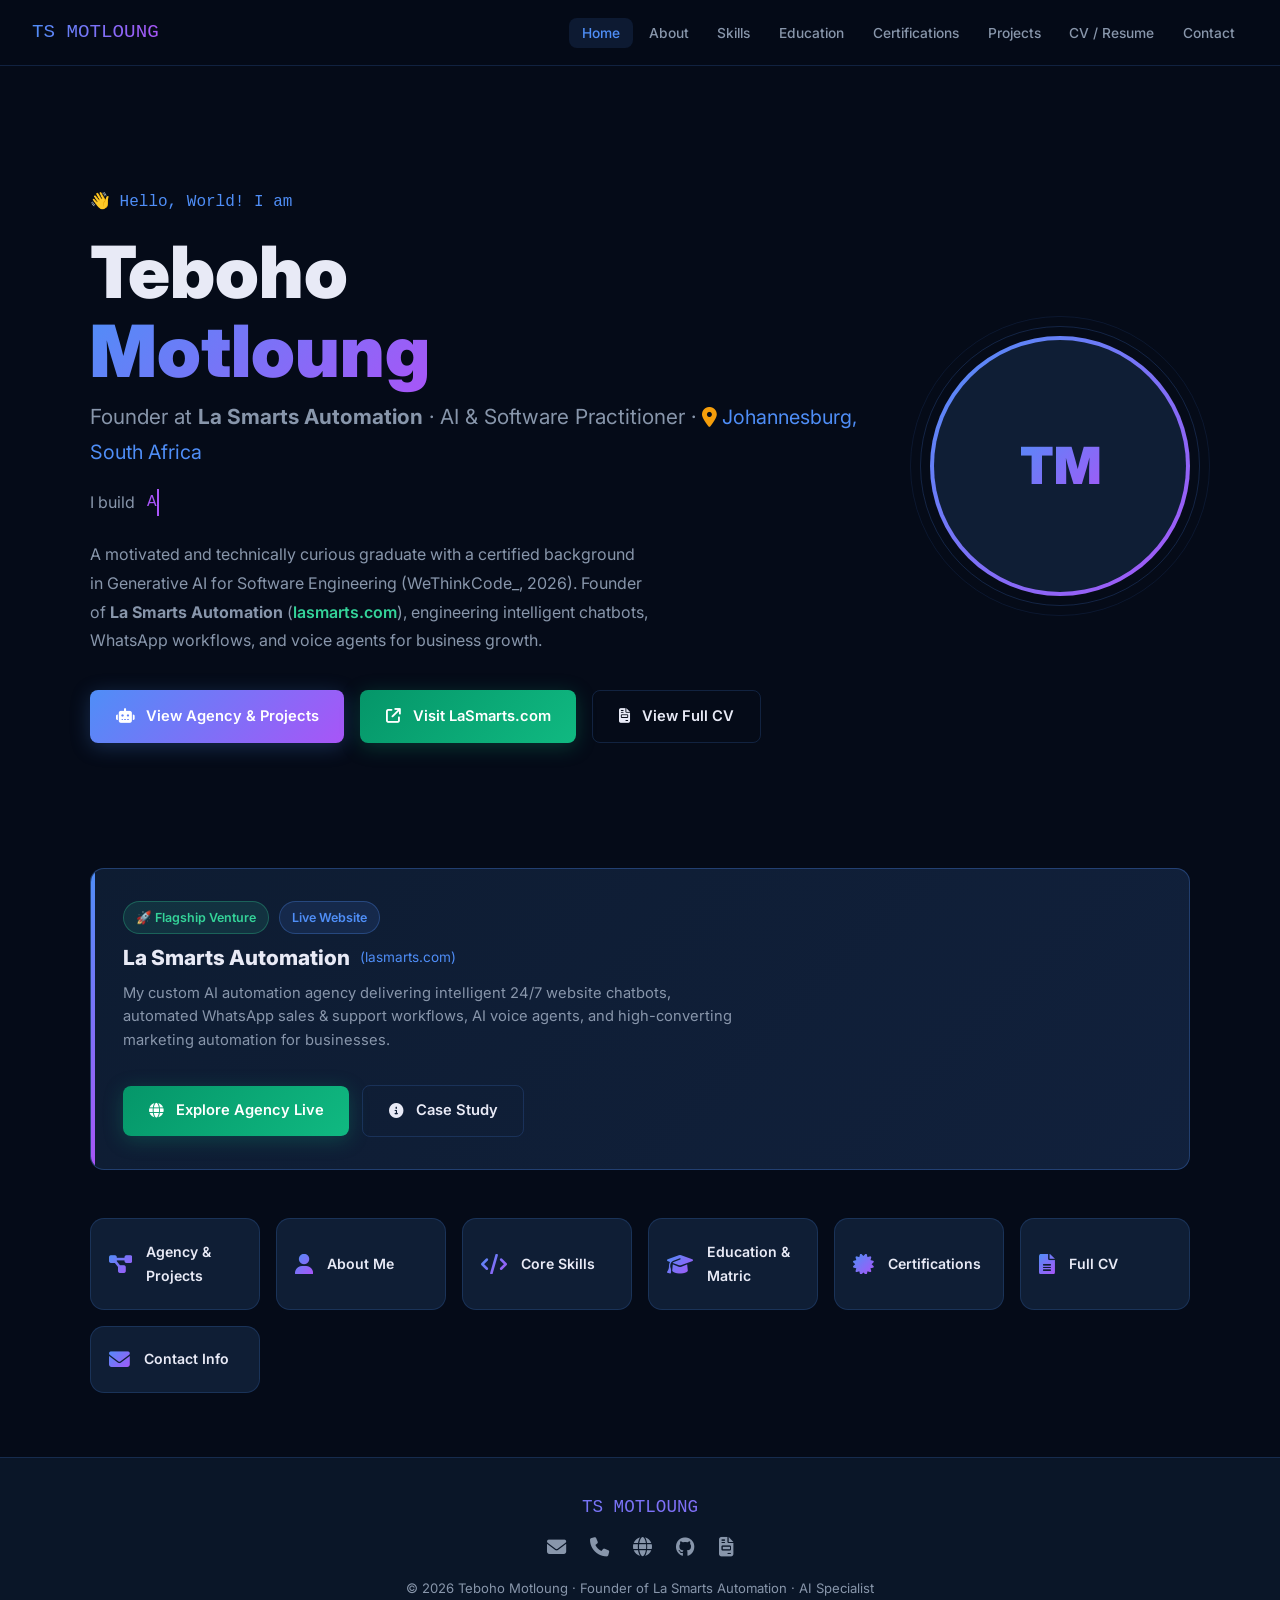
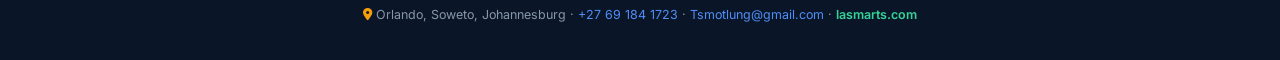
<file: index.html>
<!DOCTYPE html>
<html lang="en">
<head>
<meta charset="UTF-8"/>
<meta name="viewport" content="width=device-width,initial-scale=1.0"/>
<title>Home | Teboho Motloung</title>
<link href="https://fonts.googleapis.com/css2?family=Inter:wght@300;400;500;600;700;800;900&family=Fira+Code:wght@400;500&display=swap" rel="stylesheet"/>
<link rel="stylesheet" href="https://cdnjs.cloudflare.com/ajax/libs/font-awesome/6.5.0/css/all.min.css"/>
<link rel="stylesheet" href="style.css"/>
</head>
<body>
<div class="particles" id="P"></div>
<nav>
  <a href="index.html" class="logo">TS MOTLOUNG</a>
  <ul class="nav-links" id="NL">
    <li><a href="index.html"  class="active">Home</a></li>
    <li><a href="about.html">About</a></li>
    <li><a href="skills.html">Skills</a></li>
    <li><a href="education.html">Education</a></li>
    <li><a href="certifications.html">Certifications</a></li>
    <li><a href="projects.html">Projects</a></li>
    <li><a href="cv.html">CV / Resume</a></li>
    <li><a href="contact.html">Contact</a></li>
  </ul>
  <button class="hamburger" onclick="document.getElementById('NL').classList.toggle('open')" aria-label="Menu">
    <span></span><span></span><span></span>
  </button>
</nav>
<div class="page">
  <div class="container">
    <div class="hero-grid">
      <div>
        <p class="hgreet">&#128075; Hello, World! I am</p>
        <h1 class="hname">Teboho <br><span>Motloung</span></h1>
        <p class="htitle">Founder at <strong>La Smarts Automation</strong> &middot; AI &amp; Software Practitioner &middot; <span style="color:var(--a);font-size:.95em;"><i class="fa fa-location-dot" style="color:var(--amber)"></i> Johannesburg, South Africa</span></p>
        <div class="twrap"><span class="tpfx">I build&nbsp;</span><span class="tw" id="TW"></span></div>
        <p class="hbio">
          A motivated and technically curious graduate with a certified background in Generative AI for Software Engineering (WeThinkCode_, 2026). Founder of <strong>La Smarts Automation</strong> (<a href="https://lasmarts.com/" target="_blank" style="color:var(--emerald);font-weight:600;text-decoration:none">lasmarts.com</a>), engineering intelligent chatbots, WhatsApp workflows, and voice agents for business growth.
        </p>
        <div class="hcta">
          <a href="projects.html" class="btn btnp"><i class="fa fa-robot"></i>&nbsp;View Agency &amp; Projects</a>
          <a href="https://lasmarts.com/" target="_blank" class="btn btn-emerald"><i class="fa fa-arrow-up-right-from-square"></i>&nbsp;Visit LaSmarts.com</a>
          <a href="cv.html" class="btn btno"><i class="fa fa-file-invoice"></i>&nbsp;View Full CV</a>
        </div>
      </div>
      <div class="havwrap">
        <div class="aring"><div class="ainner"><span class="ainit">TM</span></div></div>
      </div>
    </div>

    <!-- Featured Agency Highlight -->
    <div class="featured-agency-card rv">
      <div class="featured-agency-info">
        <div style="display:flex;gap:.6rem;align-items:center;margin-bottom:.4rem">
          <span class="badge badge-green">&#128640; Flagship Venture</span>
          <span class="badge badge-blue">Live Website</span>
        </div>
        <h3>La Smarts Automation <span style="font-size:.85rem;color:var(--a);font-weight:400;">(lasmarts.com)</span></h3>
        <p>
          My custom AI automation agency delivering intelligent 24/7 website chatbots, automated WhatsApp sales &amp; support workflows, AI voice agents, and high-converting marketing automation for businesses.
        </p>
      </div>
      <div style="display:flex;gap:.8rem;align-items:center;flex-wrap:wrap">
        <a href="https://lasmarts.com/" target="_blank" class="btn btn-emerald"><i class="fa fa-globe"></i>&nbsp;Explore Agency Live</a>
        <a href="projects.html" class="btn btno"><i class="fa fa-info-circle"></i>&nbsp;Case Study</a>
      </div>
    </div>

    <!-- Quick navigation cards -->
    <div class="qlinks rv">
      <a href="projects.html" class="qcard"><i class="fa fa-diagram-project"></i><span>Agency &amp; Projects</span></a>
      <a href="about.html" class="qcard"><i class="fa fa-user"></i><span>About Me</span></a>
      <a href="skills.html" class="qcard"><i class="fa fa-code"></i><span>Core Skills</span></a>
      <a href="education.html" class="qcard"><i class="fa fa-graduation-cap"></i><span>Education &amp; Matric</span></a>
      <a href="certifications.html" class="qcard"><i class="fa fa-certificate"></i><span>Certifications</span></a>
      <a href="cv.html" class="qcard"><i class="fa fa-file-lines"></i><span>Full CV</span></a>
      <a href="contact.html" class="qcard"><i class="fa fa-envelope"></i><span>Contact Info</span></a>
    </div>
  </div>
</div>

<footer>
  <div class="flogo">TS MOTLOUNG</div>
  <div class="flinks">
    <a href="mailto:Tsmotlung@gmail.com" title="Email"><i class="fa fa-envelope"></i></a>
    <a href="tel:+27691841723" title="Call / Phone"><i class="fa fa-phone"></i></a>
    <a href="https://lasmarts.com/" target="_blank" title="La Smarts Automation Agency"><i class="fa fa-globe"></i></a>
    <a href="https://github.com/TSMotloung" target="_blank" title="GitHub"><i class="fab fa-github"></i></a>
    <a href="cv.html" title="View CV"><i class="fa fa-file-invoice"></i></a>
  </div>
  <p>&copy; 2026 Teboho Motloung &middot; Founder of La Smarts Automation &middot; AI Specialist</p>
  <p style="margin-top:.3rem;font-size:.78rem;color:var(--tm)">
    <i class="fa fa-location-dot" style="color:var(--amber);margin-right:.3rem"></i>Orlando, Soweto, Johannesburg &middot; 
    <a href="tel:+27691841723">+27 69 184 1723</a> &middot; 
    <a href="mailto:Tsmotlung@gmail.com">Tsmotlung@gmail.com</a> &middot;
    <a href="https://lasmarts.com/" target="_blank" style="color:var(--emerald);font-weight:600">lasmarts.com</a>
  </p>
</footer>
<button class="btt" id="BTT" onclick="window.scrollTo({top:0,behavior:'smooth'})"><i class="fa fa-arrow-up"></i></button>
<script>
var phrases=["AI Automation Agency Solutions.","Intelligent 24/7 Chatbots.","WhatsApp Sales Workflows.","Voice AI Booking Agents.","Generative AI Applications."];
var pi=0,ci=0,dl=false;var tw=document.getElementById("TW");
function type(){var p=phrases[pi];if(!dl){tw.textContent=p.substring(0,ci+1);ci++;if(ci===p.length){dl=true;setTimeout(type,2000);return;}}else{tw.textContent=p.substring(0,ci-1);ci--;if(ci===0){dl=false;pi=(pi+1)%phrases.length;}}setTimeout(type,dl?60:80);}
setTimeout(type,1100);
</script>
<script>
(function(){
  var c=document.getElementById("P");
  if(!c)return;
  var cols=["rgba(79,142,247,.6)","rgba(168,85,247,.5)","rgba(79,142,247,.3)","rgba(79,142,247,.2)"];
  for(var i=0;i<28;i++){
    var el=document.createElement("div");el.className="particle";
    var s=Math.random()*4+2;
    el.style.cssText="width:"+s+"px;height:"+s+"px;left:"+(Math.random()*100)+"%;background:"+cols[Math.floor(Math.random()*4)]+";animation-duration:"+(Math.random()*15+10)+"s;animation-delay:"+(Math.random()*12)+"s;";
    c.appendChild(el);
  }
})();
var rvs=document.querySelectorAll(".rv");
var obs=new IntersectionObserver(function(e){e.forEach(function(x){if(x.isIntersecting)x.target.classList.add("vis");});},{threshold:.1});
rvs.forEach(function(el){obs.observe(el);});
window.addEventListener("scroll",function(){
  var b=document.getElementById("BTT");
  if(b) b.classList.toggle("show",scrollY>300);
});
</script>
</body>
</html>
</file>
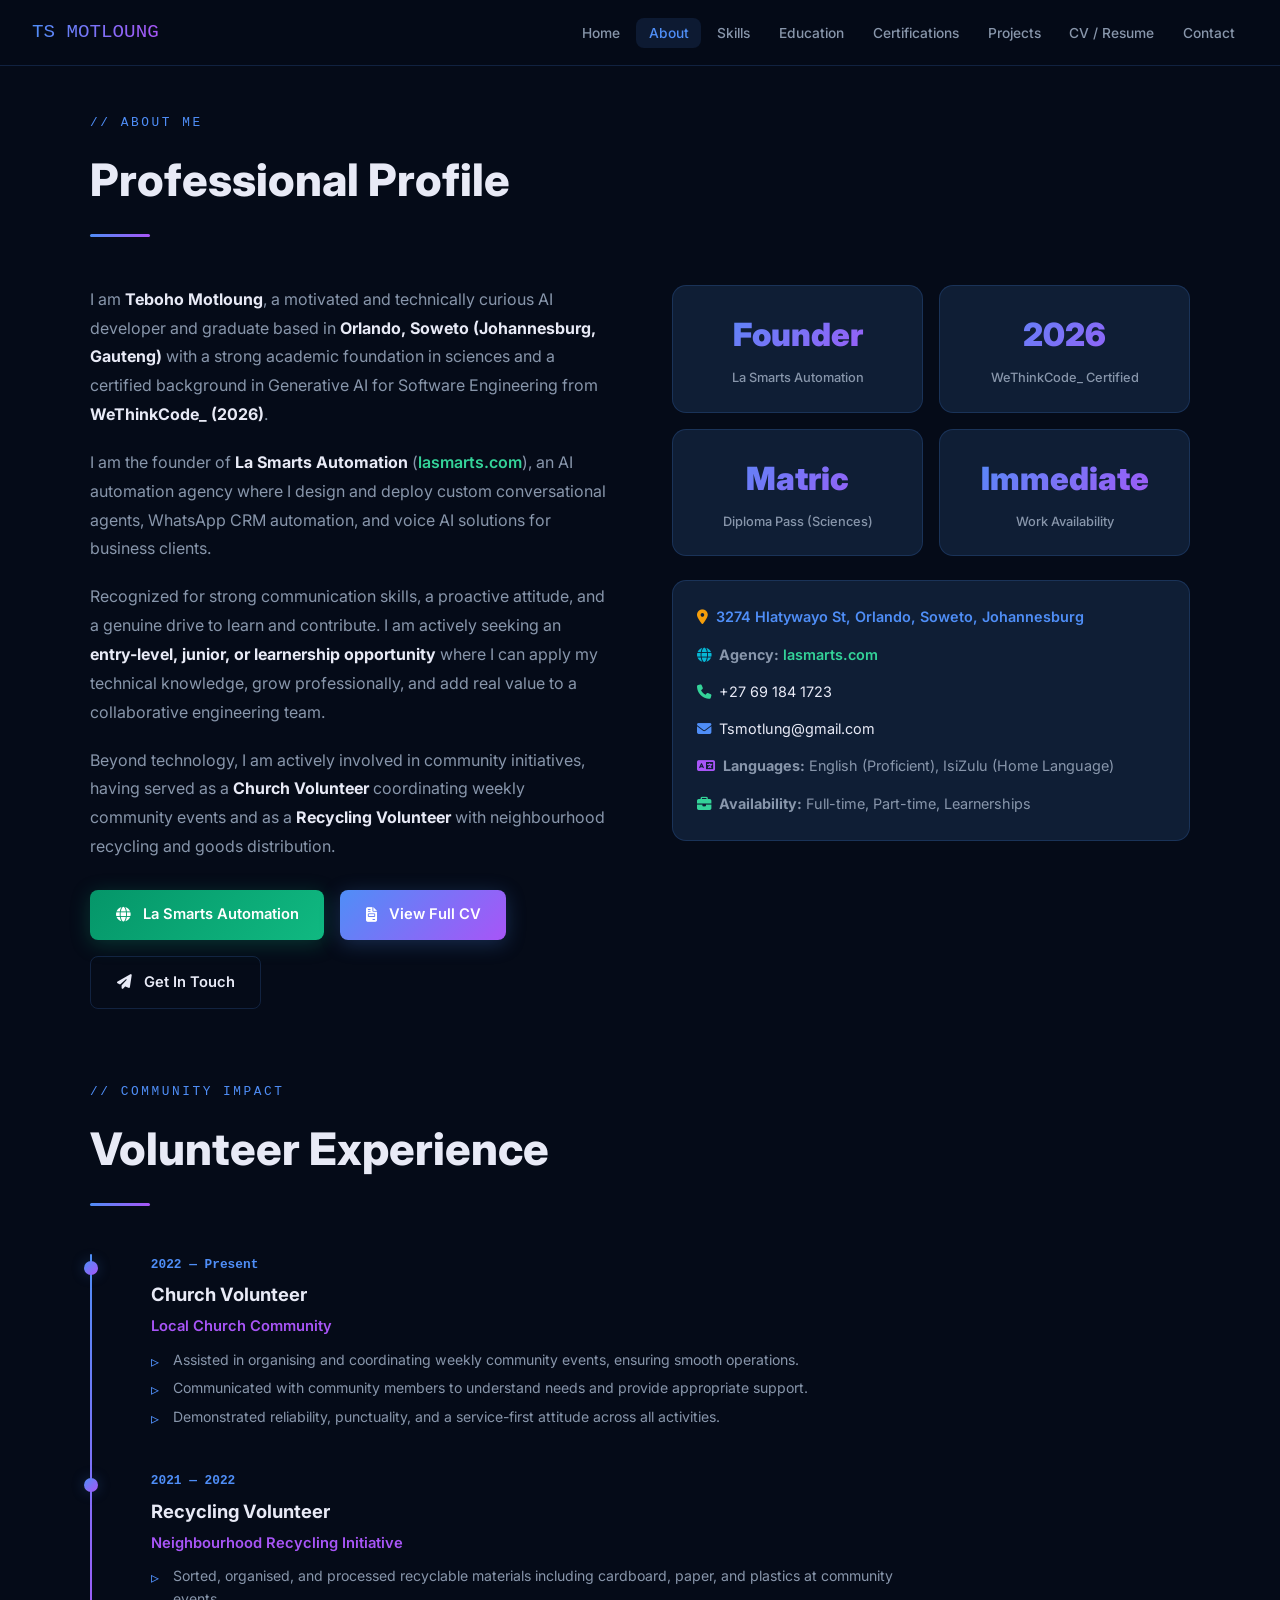
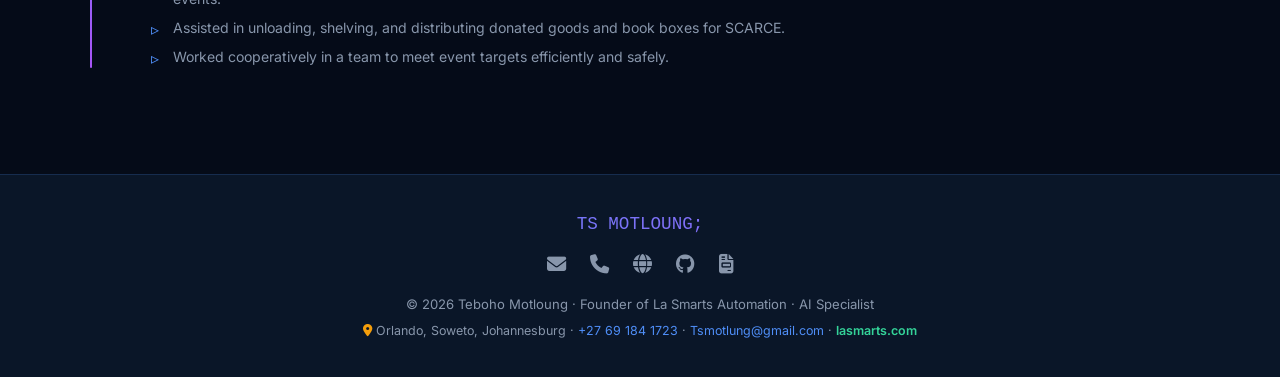
<file: about.html>
<!DOCTYPE html>
<html lang="en">
<head>
<meta charset="UTF-8"/>
<meta name="viewport" content="width=device-width,initial-scale=1.0"/>
<title>About Me | Teboho Motloung</title>
<link href="https://fonts.googleapis.com/css2?family=Inter:wght@300;400;500;600;700;800;900&family=Fira+Code:wght@400;500&display=swap" rel="stylesheet"/>
<link rel="stylesheet" href="https://cdnjs.cloudflare.com/ajax/libs/font-awesome/6.5.0/css/all.min.css"/>
<link rel="stylesheet" href="style.css"/>
</head>
<body>
<div class="particles" id="P"></div>
<nav>
  <a href="index.html" class="logo">TS MOTLOUNG</a>
  <ul class="nav-links" id="NL">
    <li><a href="index.html">Home</a></li>
    <li><a href="about.html"  class="active">About</a></li>
    <li><a href="skills.html">Skills</a></li>
    <li><a href="education.html">Education</a></li>
    <li><a href="certifications.html">Certifications</a></li>
    <li><a href="projects.html">Projects</a></li>
    <li><a href="cv.html">CV / Resume</a></li>
    <li><a href="contact.html">Contact</a></li>
  </ul>
  <button class="hamburger" onclick="document.getElementById('NL').classList.toggle('open')" aria-label="Menu">
    <span></span><span></span><span></span>
  </button>
</nav>
<div class="page">
  <div class="container">
    <p class="slabel rv">// about me</p>
    <h1 class="stitle rv">Professional Profile</h1>
    <div class="sdiv rv"></div>
    <div class="about-grid">
      <div class="atext rv">
        <p>I am <strong>Teboho Motloung</strong>, a motivated and technically curious AI developer and graduate based in <strong>Orlando, Soweto (Johannesburg, Gauteng)</strong> with a strong academic foundation in sciences and a certified background in Generative AI for Software Engineering from <strong>WeThinkCode_ (2026)</strong>.</p>
        <p>I am the founder of <strong>La Smarts Automation</strong> (<a href="https://lasmarts.com/" target="_blank" style="color:var(--emerald);font-weight:600;text-decoration:none">lasmarts.com</a>), an AI automation agency where I design and deploy custom conversational agents, WhatsApp CRM automation, and voice AI solutions for business clients.</p>
        <p>Recognized for strong communication skills, a proactive attitude, and a genuine drive to learn and contribute. I am actively seeking an <strong>entry-level, junior, or learnership opportunity</strong> where I can apply my technical knowledge, grow professionally, and add real value to a collaborative engineering team.</p>
        <p>Beyond technology, I am actively involved in community initiatives, having served as a <strong>Church Volunteer</strong> coordinating weekly community events and as a <strong>Recycling Volunteer</strong> with neighbourhood recycling and goods distribution.</p>
        
        <div style="display:flex;gap:1rem;flex-wrap:wrap;margin-top:1.8rem">
          <a href="https://lasmarts.com/" target="_blank" class="btn btn-emerald"><i class="fa fa-globe"></i>&nbsp;La Smarts Automation</a>
          <a href="cv.html" class="btn btnp"><i class="fa fa-file-invoice"></i>&nbsp;View Full CV</a>
          <a href="contact.html" class="btn btno"><i class="fa fa-paper-plane"></i>&nbsp;Get In Touch</a>
        </div>
      </div>
      <div class="rv">
        <div class="sgrid">
          <div class="scard"><div class="snum">Founder</div><div class="slbl">La Smarts Automation</div></div>
          <div class="scard"><div class="snum">2026</div><div class="slbl">WeThinkCode_ Certified</div></div>
          <div class="scard"><div class="snum">Matric</div><div class="slbl">Diploma Pass (Sciences)</div></div>
          <div class="scard"><div class="snum">Immediate</div><div class="slbl">Work Availability</div></div>
        </div>

        <div style="margin-top:1.5rem;background:var(--card);border:1px solid var(--b);border-radius:var(--r);padding:1.5rem">
          <p style="font-size:.9rem;color:var(--tm);margin-bottom:.8rem;font-weight:600;color:var(--a)"><i class="fa fa-location-dot" style="margin-right:.5rem;color:var(--amber)"></i>3274 Hlatywayo St, Orlando, Soweto, Johannesburg</p>
          <p style="font-size:.9rem;color:var(--tm);margin-bottom:.8rem"><i class="fa fa-globe" style="color:var(--cyan);margin-right:.5rem"></i><strong>Agency:</strong> <a href="https://lasmarts.com/" target="_blank" style="color:var(--emerald);text-decoration:none;font-weight:600">lasmarts.com</a></p>
          <p style="font-size:.9rem;color:var(--tm);margin-bottom:.8rem"><i class="fa fa-phone" style="color:var(--emerald);margin-right:.5rem"></i><a href="tel:+27691841723" style="color:var(--t);text-decoration:none">+27 69 184 1723</a></p>
          <p style="font-size:.9rem;color:var(--tm);margin-bottom:.8rem"><i class="fa fa-envelope" style="color:var(--a);margin-right:.5rem"></i><a href="mailto:Tsmotlung@gmail.com" style="color:var(--t);text-decoration:none">Tsmotlung@gmail.com</a></p>
          <p style="font-size:.9rem;color:var(--tm);margin-bottom:.8rem"><i class="fa fa-language" style="color:var(--a2);margin-right:.5rem"></i><strong>Languages:</strong> English (Proficient), IsiZulu (Home Language)</p>
          <p style="font-size:.9rem;color:var(--tm)"><i class="fa fa-briefcase" style="color:var(--emerald);margin-right:.5rem"></i><strong>Availability:</strong> Full-time, Part-time, Learnerships</p>
        </div>
      </div>
    </div>

    <!-- Volunteer Experience Section -->
    <div style="margin-top:4.5rem">
      <p class="slabel rv">// community impact</p>
      <h2 class="stitle rv">Volunteer Experience</h2>
      <div class="sdiv rv"></div>
      <div class="tline rv">
        <div class="titem">
          <div class="tyear">2022 &mdash; Present</div>
          <div class="ttitle">Church Volunteer</div>
          <div class="torg">Local Church Community</div>
          <ul class="tbullets">
            <li>Assisted in organising and coordinating weekly community events, ensuring smooth operations.</li>
            <li>Communicated with community members to understand needs and provide appropriate support.</li>
            <li>Demonstrated reliability, punctuality, and a service-first attitude across all activities.</li>
          </ul>
        </div>
        <div class="titem">
          <div class="tyear">2021 &mdash; 2022</div>
          <div class="ttitle">Recycling Volunteer</div>
          <div class="torg">Neighbourhood Recycling Initiative</div>
          <ul class="tbullets">
            <li>Sorted, organised, and processed recyclable materials including cardboard, paper, and plastics at community events.</li>
            <li>Assisted in unloading, shelving, and distributing donated goods and book boxes for SCARCE.</li>
            <li>Worked cooperatively in a team to meet event targets efficiently and safely.</li>
          </ul>
        </div>
      </div>
    </div>
  </div>
</div>

<footer>
  <div class="flogo">TS MOTLOUNG;</div>
  <div class="flinks">
    <a href="mailto:Tsmotlung@gmail.com" title="Email"><i class="fa fa-envelope"></i></a>
    <a href="tel:+27691841723" title="Call / Phone"><i class="fa fa-phone"></i></a>
    <a href="https://lasmarts.com/" target="_blank" title="La Smarts Automation Agency"><i class="fa fa-globe"></i></a>
    <a href="https://github.com/TSMotloung" target="_blank" title="GitHub"><i class="fab fa-github"></i></a>
    <a href="cv.html" title="View CV"><i class="fa fa-file-invoice"></i></a>
  </div>
  <p>&copy; 2026 Teboho Motloung &middot; Founder of La Smarts Automation &middot; AI Specialist</p>
  <p style="margin-top:.3rem;font-size:.78rem;color:var(--tm)">
    <i class="fa fa-location-dot" style="color:var(--amber);margin-right:.3rem"></i>Orlando, Soweto, Johannesburg &middot; 
    <a href="tel:+27691841723">+27 69 184 1723</a> &middot; 
    <a href="mailto:Tsmotlung@gmail.com">Tsmotlung@gmail.com</a> &middot;
    <a href="https://lasmarts.com/" target="_blank" style="color:var(--emerald);font-weight:600">lasmarts.com</a>
  </p>
</footer>
<button class="btt" id="BTT" onclick="window.scrollTo({top:0,behavior:'smooth'})"><i class="fa fa-arrow-up"></i></button>
<script>
(function(){
  var c=document.getElementById("P");
  if(!c)return;
  var cols=["rgba(79,142,247,.6)","rgba(168,85,247,.5)","rgba(79,142,247,.3)","rgba(79,142,247,.2)"];
  for(var i=0;i<28;i++){
    var el=document.createElement("div");el.className="particle";
    var s=Math.random()*4+2;
    el.style.cssText="width:"+s+"px;height:"+s+"px;left:"+(Math.random()*100)+"%;background:"+cols[Math.floor(Math.random()*4)]+";animation-duration:"+(Math.random()*15+10)+"s;animation-delay:"+(Math.random()*12)+"s;";
    c.appendChild(el);
  }
})();
var rvs=document.querySelectorAll(".rv");
var obs=new IntersectionObserver(function(e){e.forEach(function(x){if(x.isIntersecting)x.target.classList.add("vis");});},{threshold:.1});
rvs.forEach(function(el){obs.observe(el);});
window.addEventListener("scroll",function(){
  var b=document.getElementById("BTT");
  if(b) b.classList.toggle("show",scrollY>300);
});
</script>
</body>
</html>
</file>
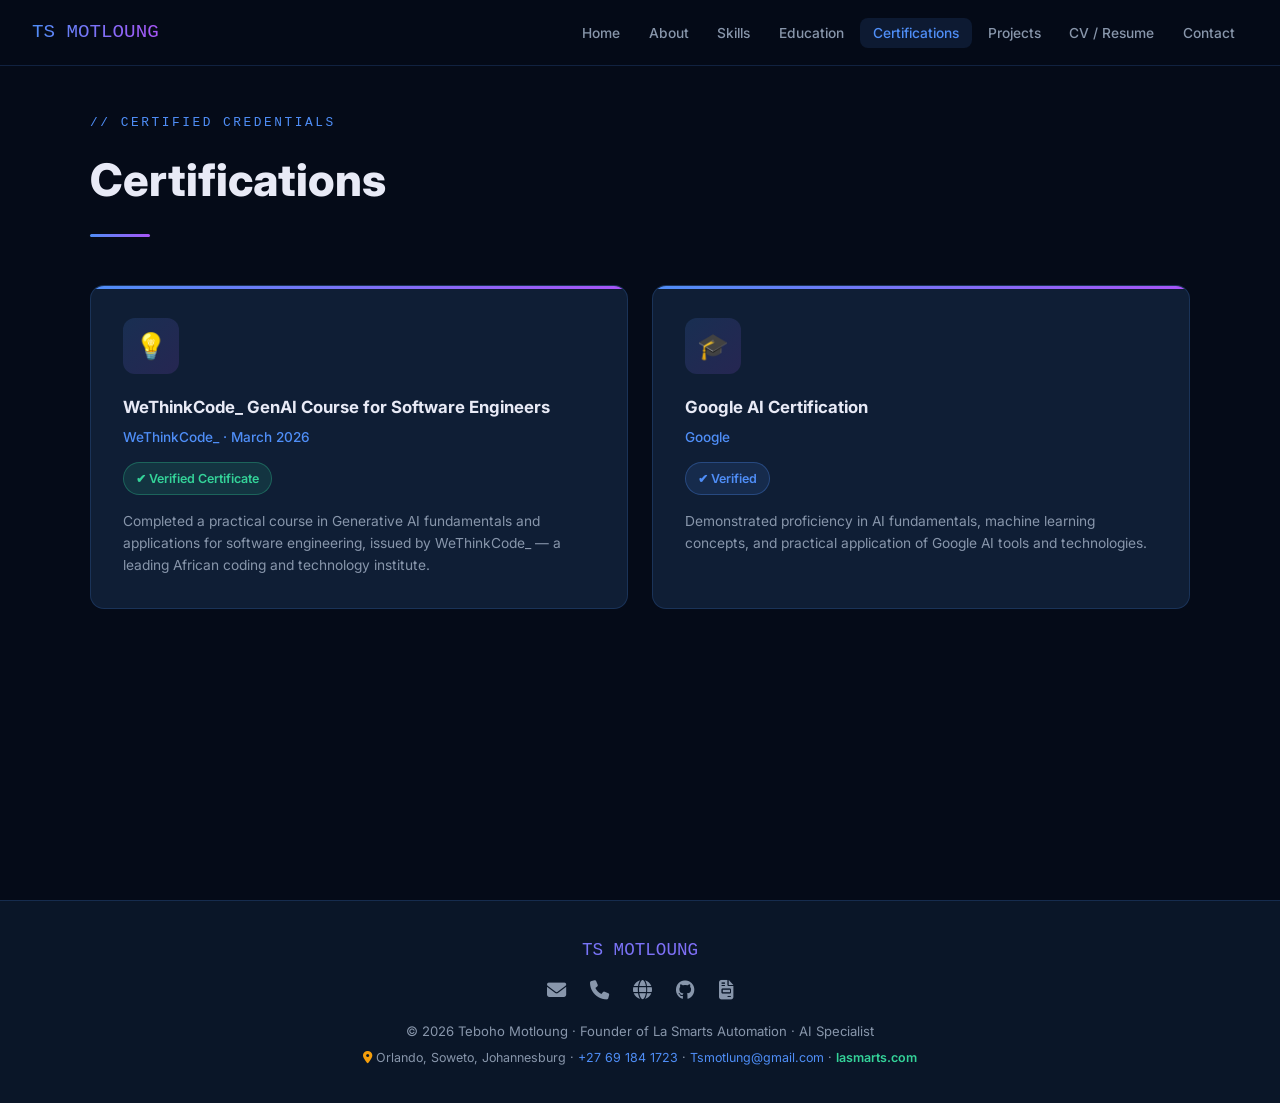
<file: certifications.html>
<!DOCTYPE html>
<html lang="en">
<head>
<meta charset="UTF-8"/>
<meta name="viewport" content="width=device-width,initial-scale=1.0"/>
<title>Certifications | Teboho Motloung</title>
<link href="https://fonts.googleapis.com/css2?family=Inter:wght@300;400;500;600;700;800;900&family=Fira+Code:wght@400;500&display=swap" rel="stylesheet"/>
<link rel="stylesheet" href="https://cdnjs.cloudflare.com/ajax/libs/font-awesome/6.5.0/css/all.min.css"/>
<link rel="stylesheet" href="style.css"/>
</head>
<body>
<div class="particles" id="P"></div>
<nav>
  <a href="index.html" class="logo">TS MOTLOUNG</a>
  <ul class="nav-links" id="NL">
    <li><a href="index.html">Home</a></li>
    <li><a href="about.html">About</a></li>
    <li><a href="skills.html">Skills</a></li>
    <li><a href="education.html">Education</a></li>
    <li><a href="certifications.html"  class="active">Certifications</a></li>
    <li><a href="projects.html">Projects</a></li>
    <li><a href="cv.html">CV / Resume</a></li>
    <li><a href="contact.html">Contact</a></li>
  </ul>
  <button class="hamburger" onclick="document.getElementById('NL').classList.toggle('open')" aria-label="Menu">
    <span></span><span></span><span></span>
  </button>
</nav>
<div class="page">
  <div class="container">
    <p class="slabel rv">// certified credentials</p>
    <h1 class="stitle rv">Certifications</h1>
    <div class="sdiv rv"></div>
    <div class="cgrid">
      <div class="ccard rv">
        <div class="cicon">&#128161;</div>
        <div class="ctitle">WeThinkCode_ GenAI Course for Software Engineers</div>
        <div class="ciss">WeThinkCode_ &middot; March 2026</div>
        <span class="badge badge-green" style="margin-top:.8rem">&#10004; Verified Certificate</span>
        <p class="cdesc">Completed a practical course in Generative AI fundamentals and applications for software engineering, issued by WeThinkCode_ &mdash; a leading African coding and technology institute.</p>
      </div>

      <div class="ccard rv">
        <div class="cicon">&#127891;</div>
        <div class="ctitle">Google AI Certification</div>
        <div class="ciss">Google</div>
        <span class="badge badge-blue" style="margin-top:.8rem">&#10004; Verified</span>
        <p class="cdesc">Demonstrated proficiency in AI fundamentals, machine learning concepts, and practical application of Google AI tools and technologies.</p>
      </div>
    </div>
  </div>
</div>

<footer>
  <div class="flogo">TS MOTLOUNG</div>
  <div class="flinks">
    <a href="mailto:Tsmotlung@gmail.com" title="Email"><i class="fa fa-envelope"></i></a>
    <a href="tel:+27691841723" title="Call / Phone"><i class="fa fa-phone"></i></a>
    <a href="https://lasmarts.com/" target="_blank" title="La Smarts Automation Agency"><i class="fa fa-globe"></i></a>
    <a href="https://github.com/TSMotloung" target="_blank" title="GitHub"><i class="fab fa-github"></i></a>
    <a href="cv.html" title="View CV"><i class="fa fa-file-invoice"></i></a>
  </div>
  <p>&copy; 2026 Teboho Motloung &middot; Founder of La Smarts Automation &middot; AI Specialist</p>
  <p style="margin-top:.3rem;font-size:.78rem;color:var(--tm)">
    <i class="fa fa-location-dot" style="color:var(--amber);margin-right:.3rem"></i>Orlando, Soweto, Johannesburg &middot; 
    <a href="tel:+27691841723">+27 69 184 1723</a> &middot; 
    <a href="mailto:Tsmotlung@gmail.com">Tsmotlung@gmail.com</a> &middot;
    <a href="https://lasmarts.com/" target="_blank" style="color:var(--emerald);font-weight:600">lasmarts.com</a>
  </p>
</footer>
<button class="btt" id="BTT" onclick="window.scrollTo({top:0,behavior:'smooth'})"><i class="fa fa-arrow-up"></i></button>
<script>
(function(){
  var c=document.getElementById("P");
  if(!c)return;
  var cols=["rgba(79,142,247,.6)","rgba(168,85,247,.5)","rgba(79,142,247,.3)","rgba(79,142,247,.2)"];
  for(var i=0;i<28;i++){
    var el=document.createElement("div");el.className="particle";
    var s=Math.random()*4+2;
    el.style.cssText="width:"+s+"px;height:"+s+"px;left:"+(Math.random()*100)+"%;background:"+cols[Math.floor(Math.random()*4)]+";animation-duration:"+(Math.random()*15+10)+"s;animation-delay:"+(Math.random()*12)+"s;";
    c.appendChild(el);
  }
})();
var rvs=document.querySelectorAll(".rv");
var obs=new IntersectionObserver(function(e){e.forEach(function(x){if(x.isIntersecting)x.target.classList.add("vis");});},{threshold:.1});
rvs.forEach(function(el){obs.observe(el);});
window.addEventListener("scroll",function(){
  var b=document.getElementById("BTT");
  if(b) b.classList.toggle("show",scrollY>300);
});
</script>
</body>
</html>
</file>
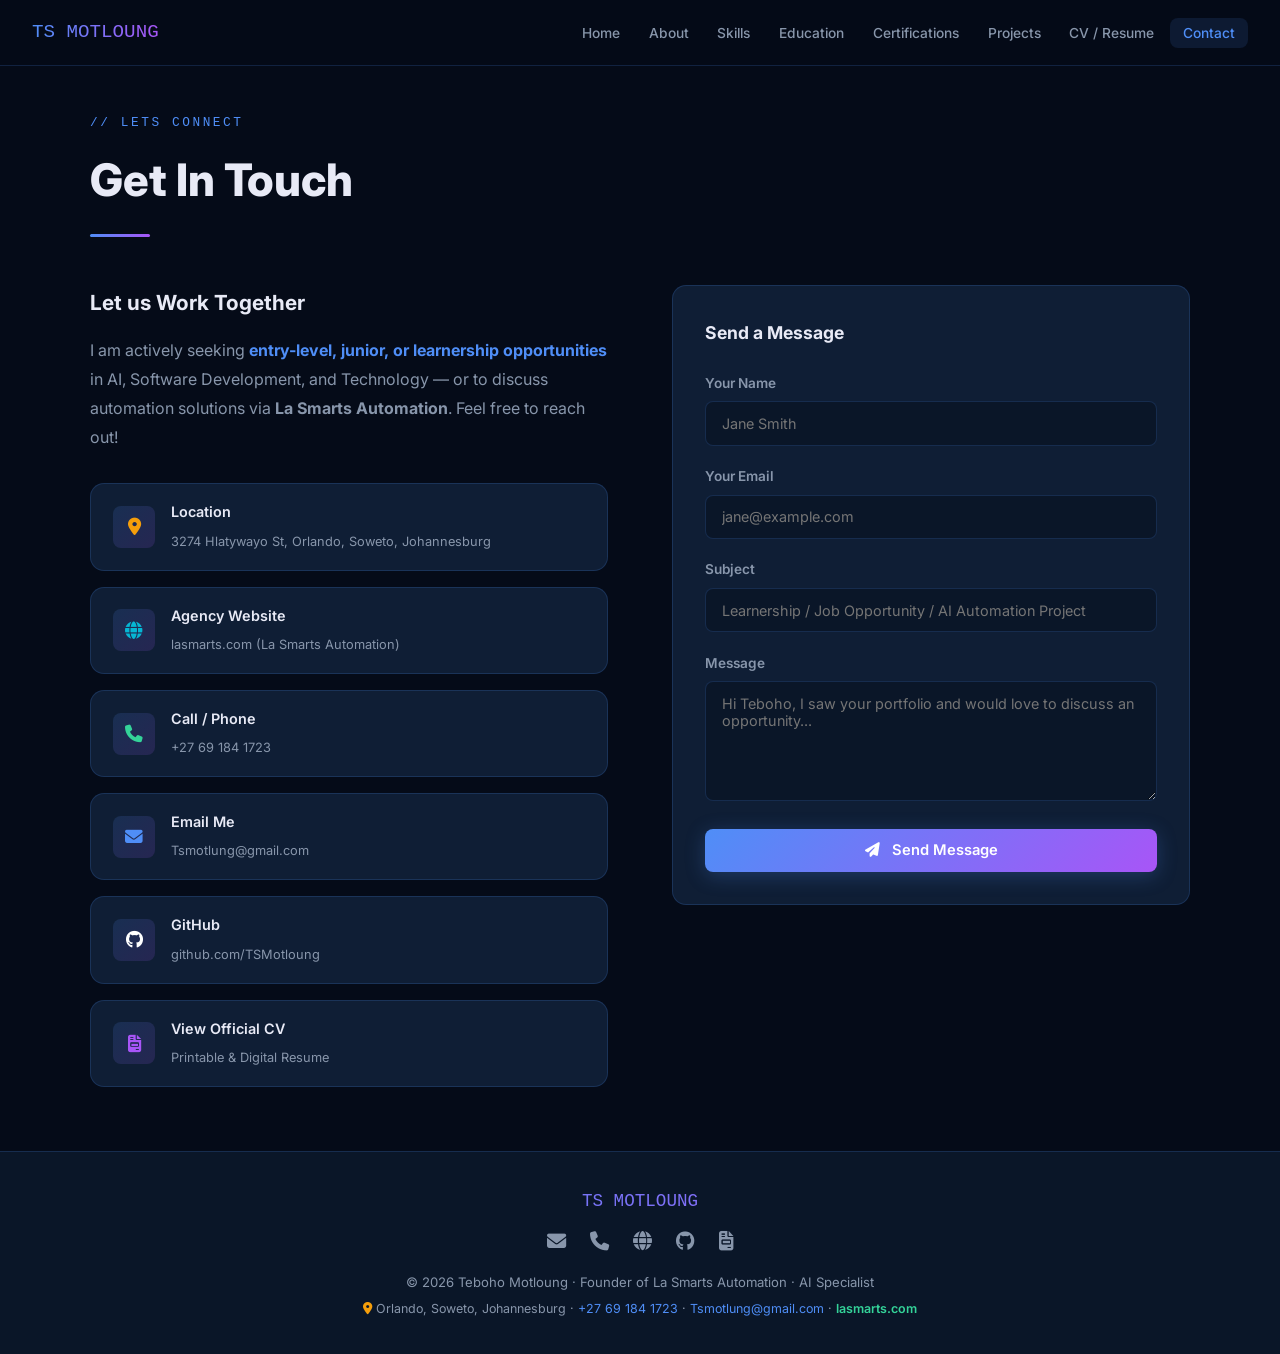
<file: contact.html>
<!DOCTYPE html>
<html lang="en">
<head>
<meta charset="UTF-8"/>
<meta name="viewport" content="width=device-width,initial-scale=1.0"/>
<title>Contact | Teboho Motloung</title>
<link href="https://fonts.googleapis.com/css2?family=Inter:wght@300;400;500;600;700;800;900&family=Fira+Code:wght@400;500&display=swap" rel="stylesheet"/>
<link rel="stylesheet" href="https://cdnjs.cloudflare.com/ajax/libs/font-awesome/6.5.0/css/all.min.css"/>
<link rel="stylesheet" href="style.css"/>
</head>
<body>
<div class="particles" id="P"></div>
<nav>
  <a href="index.html" class="logo">TS MOTLOUNG </a>
  <ul class="nav-links" id="NL">
    <li><a href="index.html">Home</a></li>
    <li><a href="about.html">About</a></li>
    <li><a href="skills.html">Skills</a></li>
    <li><a href="education.html">Education</a></li>
    <li><a href="certifications.html">Certifications</a></li>
    <li><a href="projects.html">Projects</a></li>
    <li><a href="cv.html">CV / Resume</a></li>
    <li><a href="contact.html"  class="active">Contact</a></li>
  </ul>
  <button class="hamburger" onclick="document.getElementById('NL').classList.toggle('open')" aria-label="Menu">
    <span></span><span></span><span></span>
  </button>
</nav>
<div class="page">
  <div class="container">
    <p class="slabel rv">// lets connect</p>
    <h1 class="stitle rv">Get In Touch</h1>
    <div class="sdiv rv"></div>
    <div class="ctgrid">
      <div class="cti rv">
        <h3>Let us Work Together</h3>
        <p>I am actively seeking <strong style="color:var(--a)">entry-level, junior, or learnership opportunities</strong> in AI, Software Development, and Technology &mdash; or to discuss automation solutions via <strong>La Smarts Automation</strong>. Feel free to reach out!</p>
        <div class="clinks">
          <div class="clink">
            <div class="cico ico-l"><i class="fa fa-location-dot"></i></div>
            <div class="ctxt"><strong>Location</strong><span>3274 Hlatywayo St, Orlando, Soweto, Johannesburg</span></div>
          </div>
          <a href="https://lasmarts.com/" target="_blank" class="clink">
            <div class="cico ico-w"><i class="fa fa-globe"></i></div>
            <div class="ctxt"><strong>Agency Website</strong><span>lasmarts.com (La Smarts Automation)</span></div>
          </a>
          <a href="tel:+27691841723" class="clink">
            <div class="cico ico-p"><i class="fa fa-phone"></i></div>
            <div class="ctxt"><strong>Call / Phone</strong><span>+27 69 184 1723</span></div>
          </a>
          <a href="mailto:Tsmotlung@gmail.com" class="clink">
            <div class="cico ico-e"><i class="fa fa-envelope"></i></div>
            <div class="ctxt"><strong>Email Me</strong><span>Tsmotlung@gmail.com</span></div>
          </a>
          <a href="https://github.com/TSMotloung" target="_blank" class="clink">
            <div class="cico ico-g"><i class="fab fa-github"></i></div>
            <div class="ctxt"><strong>GitHub</strong><span>github.com/TSMotloung</span></div>
          </a>
          <a href="cv.html" class="clink">
            <div class="cico ico-c"><i class="fa fa-file-invoice"></i></div>
            <div class="ctxt"><strong>View Official CV</strong><span>Printable &amp; Digital Resume</span></div>
          </a>
        </div>
      </div>
      <div class="cform rv">
        <h3>Send a Message</h3>
        <form id="CF" onsubmit="sendMsg(event)">
          <div class="fg"><label>Your Name</label><input type="text" id="cN" placeholder="Jane Smith" required/></div>
          <div class="fg"><label>Your Email</label><input type="email" id="cE" placeholder="jane@example.com" required/></div>
          <div class="fg"><label>Subject</label><input type="text" id="cS" placeholder="Learnership / Job Opportunity / AI Automation Project" required/></div>
          <div class="fg"><label>Message</label><textarea id="cM" placeholder="Hi Teboho, I saw your portfolio and would love to discuss an opportunity..." required></textarea></div>
          <button type="submit" class="btn btnp" style="width:100%;justify-content:center"><i class="fa fa-paper-plane"></i>&nbsp;Send Message</button>
          <div class="fsuc" id="FS">&#10003; Message composed! <a href="mailto:Tsmotlung@gmail.com">Click here</a> if it did not open.</div>
        </form>
      </div>
    </div>
  </div>
</div>

<footer>
  <div class="flogo">TS MOTLOUNG</div>
  <div class="flinks">
    <a href="mailto:Tsmotlung@gmail.com" title="Email"><i class="fa fa-envelope"></i></a>
    <a href="tel:+27691841723" title="Call / Phone"><i class="fa fa-phone"></i></a>
    <a href="https://lasmarts.com/" target="_blank" title="La Smarts Automation Agency"><i class="fa fa-globe"></i></a>
    <a href="https://github.com/TSMotloung" target="_blank" title="GitHub"><i class="fab fa-github"></i></a>
    <a href="cv.html" title="View CV"><i class="fa fa-file-invoice"></i></a>
  </div>
  <p>&copy; 2026 Teboho Motloung &middot; Founder of La Smarts Automation &middot; AI Specialist</p>
  <p style="margin-top:.3rem;font-size:.78rem;color:var(--tm)">
    <i class="fa fa-location-dot" style="color:var(--amber);margin-right:.3rem"></i>Orlando, Soweto, Johannesburg &middot; 
    <a href="tel:+27691841723">+27 69 184 1723</a> &middot; 
    <a href="mailto:Tsmotlung@gmail.com">Tsmotlung@gmail.com</a> &middot;
    <a href="https://lasmarts.com/" target="_blank" style="color:var(--emerald);font-weight:600">lasmarts.com</a>
  </p>
</footer>
<button class="btt" id="BTT" onclick="window.scrollTo({top:0,behavior:'smooth'})"><i class="fa fa-arrow-up"></i></button>
<script>
function sendMsg(e){
  e.preventDefault();
  var n=document.getElementById("cN").value;
  var em=document.getElementById("cE").value;
  var s=document.getElementById("cS").value;
  var m=document.getElementById("cM").value;
  window.location.href="mailto:Tsmotlung@gmail.com?subject="+encodeURIComponent(s+" - from "+n)+"&body="+encodeURIComponent("From: "+n+"\nEmail: "+em+"\n\n"+m);
  document.getElementById("FS").style.display="block";
}
</script>
<script>
(function(){
  var c=document.getElementById("P");
  if(!c)return;
  var cols=["rgba(79,142,247,.6)","rgba(168,85,247,.5)","rgba(79,142,247,.3)","rgba(79,142,247,.2)"];
  for(var i=0;i<28;i++){
    var el=document.createElement("div");el.className="particle";
    var s=Math.random()*4+2;
    el.style.cssText="width:"+s+"px;height:"+s+"px;left:"+(Math.random()*100)+"%;background:"+cols[Math.floor(Math.random()*4)]+";animation-duration:"+(Math.random()*15+10)+"s;animation-delay:"+(Math.random()*12)+"s;";
    c.appendChild(el);
  }
})();
var rvs=document.querySelectorAll(".rv");
var obs=new IntersectionObserver(function(e){e.forEach(function(x){if(x.isIntersecting)x.target.classList.add("vis");});},{threshold:.1});
rvs.forEach(function(el){obs.observe(el);});
window.addEventListener("scroll",function(){
  var b=document.getElementById("BTT");
  if(b) b.classList.toggle("show",scrollY>300);
});
</script>
</body>
</html>
</file>
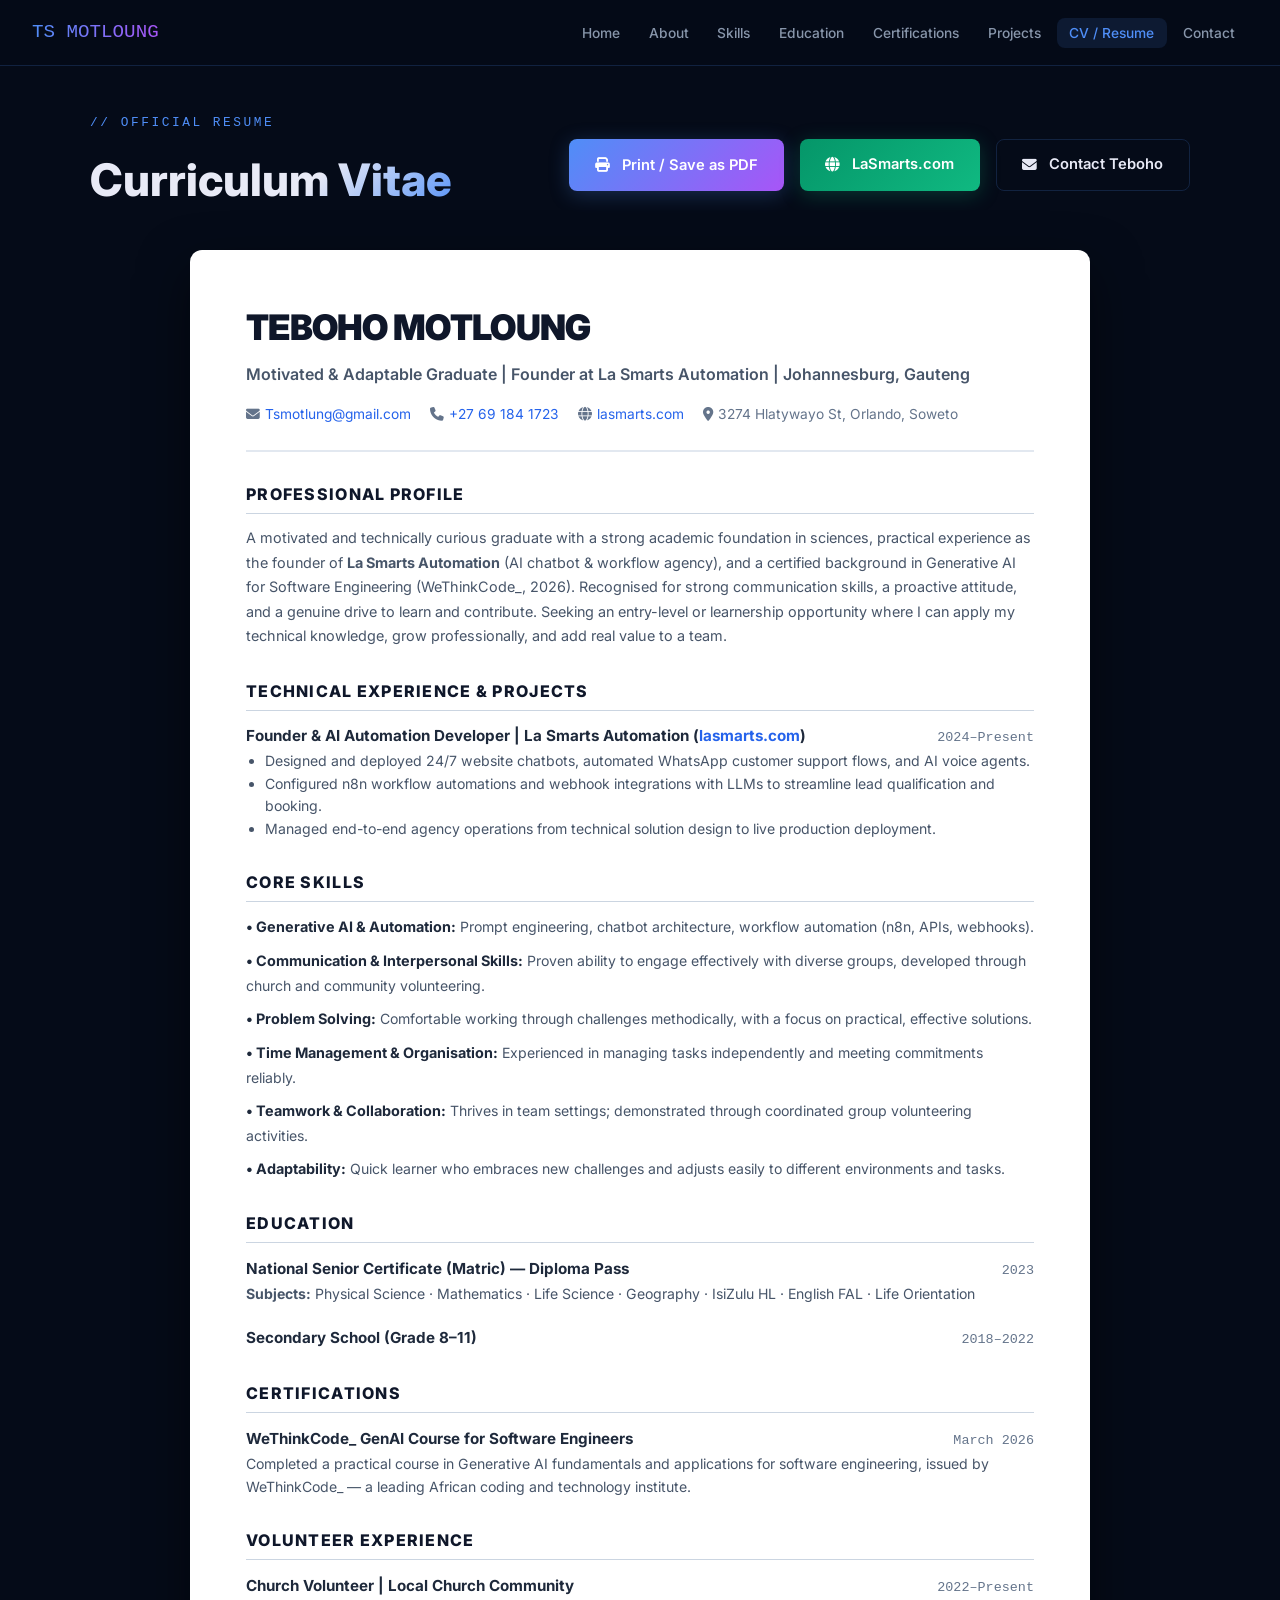
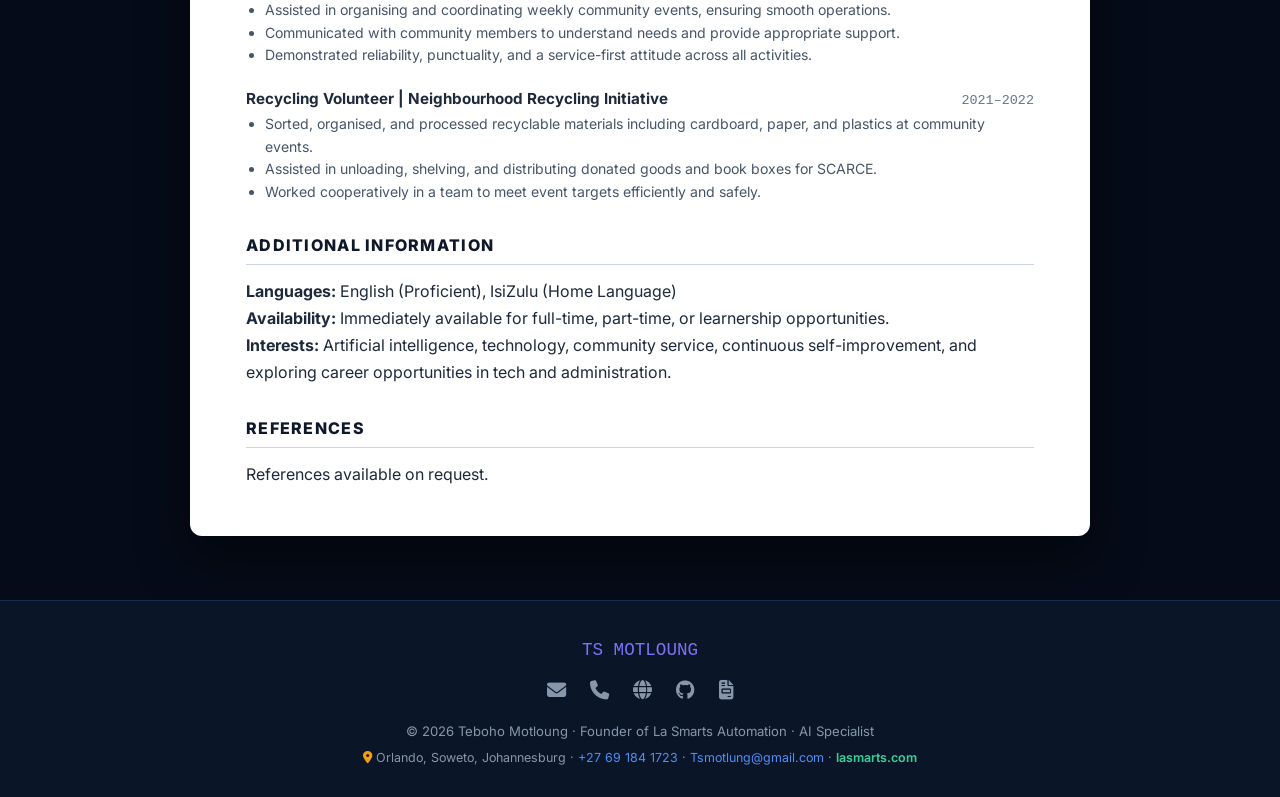
<file: cv.html>
<!DOCTYPE html>
<html lang="en">
<head>
<meta charset="UTF-8"/>
<meta name="viewport" content="width=device-width,initial-scale=1.0"/>
<title>CV / Resume | Teboho Motloung</title>
<link href="https://fonts.googleapis.com/css2?family=Inter:wght@300;400;500;600;700;800;900&family=Fira+Code:wght@400;500&display=swap" rel="stylesheet"/>
<link rel="stylesheet" href="https://cdnjs.cloudflare.com/ajax/libs/font-awesome/6.5.0/css/all.min.css"/>
<link rel="stylesheet" href="style.css"/>
</head>
<body>
<div class="particles" id="P"></div>
<nav>
  <a href="index.html" class="logo">TS MOTLOUNG</a>
  <ul class="nav-links" id="NL">
    <li><a href="index.html">Home</a></li>
    <li><a href="about.html">About</a></li>
    <li><a href="skills.html">Skills</a></li>
    <li><a href="education.html">Education</a></li>
    <li><a href="certifications.html">Certifications</a></li>
    <li><a href="projects.html">Projects</a></li>
    <li><a href="cv.html"  class="active">CV / Resume</a></li>
    <li><a href="contact.html">Contact</a></li>
  </ul>
  <button class="hamburger" onclick="document.getElementById('NL').classList.toggle('open')" aria-label="Menu">
    <span></span><span></span><span></span>
  </button>
</nav>
<div class="page">
  <div class="container">
    <div style="display:flex;justify-content:space-between;align-items:center;margin-bottom:2rem;flex-wrap:wrap;gap:1rem;" class="no-print rv">
      <div>
        <p class="slabel">// official resume</p>
        <h1 class="stitle" style="margin-bottom:0">Curriculum Vitae</h1>
      </div>
      <div style="display:flex;gap:1rem;flex-wrap:wrap">
        <button onclick="window.print()" class="btn btnp"><i class="fa fa-print"></i>&nbsp;Print / Save as PDF</button>
        <a href="https://lasmarts.com/" target="_blank" class="btn btn-emerald"><i class="fa fa-globe"></i>&nbsp;LaSmarts.com</a>
        <a href="contact.html" class="btn btno"><i class="fa fa-envelope"></i>&nbsp;Contact Teboho</a>
      </div>
    </div>

    <!-- Printable Paper CV matching exact uploaded document -->
    <div class="cv-container rv">
      <div class="cv-header">
        <h1 class="cv-name">TEBOHO MOTLOUNG</h1>
        <p class="cv-tagline">Motivated &amp; Adaptable Graduate | Founder at La Smarts Automation | Johannesburg, Gauteng</p>
        <div class="cv-contact-bar">
          <span><i class="fa fa-envelope" style="margin-right:.3rem"></i><a href="mailto:Tsmotlung@gmail.com">Tsmotlung@gmail.com</a></span>
          <span><i class="fa fa-phone" style="margin-right:.3rem"></i><a href="tel:+27691841723">+27 69 184 1723</a></span>
          <span><i class="fa fa-globe" style="margin-right:.3rem"></i><a href="https://lasmarts.com/" target="_blank">lasmarts.com</a></span>
          <span><i class="fa fa-location-dot" style="margin-right:.3rem"></i>3274 Hlatywayo St, Orlando, Soweto</span>
        </div>
      </div>

      <!-- Professional Profile -->
      <div class="cv-section">
        <h2 class="cv-sec-title">Professional Profile</h2>
        <p style="color:#475569;font-size:.9rem;line-height:1.7">
          A motivated and technically curious graduate with a strong academic foundation in sciences, practical experience as the founder of <strong>La Smarts Automation</strong> (AI chatbot &amp; workflow agency), and a certified background in Generative AI for Software Engineering (WeThinkCode_, 2026). Recognised for strong communication skills, a proactive attitude, and a genuine drive to learn and contribute. Seeking an entry-level or learnership opportunity where I can apply my technical knowledge, grow professionally, and add real value to a team.
        </p>
      </div>

      <!-- Practical Projects & Venture Experience -->
      <div class="cv-section">
        <h2 class="cv-sec-title">Technical Experience &amp; Projects</h2>
        <div class="cv-item">
          <div class="cv-item-header">
            <span class="cv-item-title">Founder &amp; AI Automation Developer | La Smarts Automation (<a href="https://lasmarts.com/" target="_blank" style="color:#2563eb;text-decoration:none;">lasmarts.com</a>)</span>
            <span class="cv-item-date">2024&ndash;Present</span>
          </div>
          <ul>
            <li>Designed and deployed 24/7 website chatbots, automated WhatsApp customer support flows, and AI voice agents.</li>
            <li>Configured n8n workflow automations and webhook integrations with LLMs to streamline lead qualification and booking.</li>
            <li>Managed end-to-end agency operations from technical solution design to live production deployment.</li>
          </ul>
        </div>
      </div>

      <!-- Core Skills -->
      <div class="cv-section">
        <h2 class="cv-sec-title">Core Skills</h2>
        <div class="cv-skills-grid">
          <div class="cv-skill-line">
            <strong>&bull; Generative AI &amp; Automation:</strong> Prompt engineering, chatbot architecture, workflow automation (n8n, APIs, webhooks).
          </div>
          <div class="cv-skill-line">
            <strong>&bull; Communication &amp; Interpersonal Skills:</strong> Proven ability to engage effectively with diverse groups, developed through church and community volunteering.
          </div>
          <div class="cv-skill-line">
            <strong>&bull; Problem Solving:</strong> Comfortable working through challenges methodically, with a focus on practical, effective solutions.
          </div>
          <div class="cv-skill-line">
            <strong>&bull; Time Management &amp; Organisation:</strong> Experienced in managing tasks independently and meeting commitments reliably.
          </div>
          <div class="cv-skill-line">
            <strong>&bull; Teamwork &amp; Collaboration:</strong> Thrives in team settings; demonstrated through coordinated group volunteering activities.
          </div>
          <div class="cv-skill-line">
            <strong>&bull; Adaptability:</strong> Quick learner who embraces new challenges and adjusts easily to different environments and tasks.
          </div>
        </div>
      </div>

      <!-- Education -->
      <div class="cv-section">
        <h2 class="cv-sec-title">Education</h2>
        <div class="cv-item">
          <div class="cv-item-header">
            <span class="cv-item-title">National Senior Certificate (Matric) &mdash; Diploma Pass</span>
            <span class="cv-item-date">2023</span>
          </div>
          <p><strong>Subjects:</strong> Physical Science &middot; Mathematics &middot; Life Science &middot; Geography &middot; IsiZulu HL &middot; English FAL &middot; Life Orientation</p>
        </div>
        <div class="cv-item">
          <div class="cv-item-header">
            <span class="cv-item-title">Secondary School (Grade 8&ndash;11)</span>
            <span class="cv-item-date">2018&ndash;2022</span>
          </div>
        </div>
      </div>

      <!-- Certifications -->
      <div class="cv-section">
        <h2 class="cv-sec-title">Certifications</h2>
        <div class="cv-item">
          <div class="cv-item-header">
            <span class="cv-item-title">WeThinkCode_ GenAI Course for Software Engineers</span>
            <span class="cv-item-date">March 2026</span>
          </div>
          <p>Completed a practical course in Generative AI fundamentals and applications for software engineering, issued by WeThinkCode_ &mdash; a leading African coding and technology institute.</p>
        </div>
      </div>

      <!-- Volunteer Experience -->
      <div class="cv-section">
        <h2 class="cv-sec-title">Volunteer Experience</h2>
        <div class="cv-item">
          <div class="cv-item-header">
            <span class="cv-item-title">Church Volunteer | Local Church Community</span>
            <span class="cv-item-date">2022&ndash;Present</span>
          </div>
          <ul>
            <li>Assisted in organising and coordinating weekly community events, ensuring smooth operations.</li>
            <li>Communicated with community members to understand needs and provide appropriate support.</li>
            <li>Demonstrated reliability, punctuality, and a service-first attitude across all activities.</li>
          </ul>
        </div>
        <div class="cv-item">
          <div class="cv-item-header">
            <span class="cv-item-title">Recycling Volunteer | Neighbourhood Recycling Initiative</span>
            <span class="cv-item-date">2021&ndash;2022</span>
          </div>
          <ul>
            <li>Sorted, organised, and processed recyclable materials including cardboard, paper, and plastics at community events.</li>
            <li>Assisted in unloading, shelving, and distributing donated goods and book boxes for SCARCE.</li>
            <li>Worked cooperatively in a team to meet event targets efficiently and safely.</li>
          </ul>
        </div>
      </div>

      <!-- Additional Information -->
      <div class="cv-section">
        <h2 class="cv-sec-title">Additional Information</h2>
        <p><strong>Languages:</strong> English (Proficient), IsiZulu (Home Language)</p>
        <p><strong>Availability:</strong> Immediately available for full-time, part-time, or learnership opportunities.</p>
        <p><strong>Interests:</strong> Artificial intelligence, technology, community service, continuous self-improvement, and exploring career opportunities in tech and administration.</p>
      </div>

      <!-- References -->
      <div class="cv-section" style="margin-bottom:0">
        <h2 class="cv-sec-title">References</h2>
        <p>References available on request.</p>
      </div>
    </div>
  </div>
</div>

<footer>
  <div class="flogo">TS MOTLOUNG</div>
  <div class="flinks">
    <a href="mailto:Tsmotlung@gmail.com" title="Email"><i class="fa fa-envelope"></i></a>
    <a href="tel:+27691841723" title="Call / Phone"><i class="fa fa-phone"></i></a>
    <a href="https://lasmarts.com/" target="_blank" title="La Smarts Automation Agency"><i class="fa fa-globe"></i></a>
    <a href="https://github.com/TSMotloung" target="_blank" title="GitHub"><i class="fab fa-github"></i></a>
    <a href="cv.html" title="View CV"><i class="fa fa-file-invoice"></i></a>
  </div>
  <p>&copy; 2026 Teboho Motloung &middot; Founder of La Smarts Automation &middot; AI Specialist</p>
  <p style="margin-top:.3rem;font-size:.78rem;color:var(--tm)">
    <i class="fa fa-location-dot" style="color:var(--amber);margin-right:.3rem"></i>Orlando, Soweto, Johannesburg &middot; 
    <a href="tel:+27691841723">+27 69 184 1723</a> &middot; 
    <a href="mailto:Tsmotlung@gmail.com">Tsmotlung@gmail.com</a> &middot;
    <a href="https://lasmarts.com/" target="_blank" style="color:var(--emerald);font-weight:600">lasmarts.com</a>
  </p>
</footer>
<button class="btt" id="BTT" onclick="window.scrollTo({top:0,behavior:'smooth'})"><i class="fa fa-arrow-up"></i></button>
<script>
(function(){
  var c=document.getElementById("P");
  if(!c)return;
  var cols=["rgba(79,142,247,.6)","rgba(168,85,247,.5)","rgba(79,142,247,.3)","rgba(79,142,247,.2)"];
  for(var i=0;i<28;i++){
    var el=document.createElement("div");el.className="particle";
    var s=Math.random()*4+2;
    el.style.cssText="width:"+s+"px;height:"+s+"px;left:"+(Math.random()*100)+"%;background:"+cols[Math.floor(Math.random()*4)]+";animation-duration:"+(Math.random()*15+10)+"s;animation-delay:"+(Math.random()*12)+"s;";
    c.appendChild(el);
  }
})();
var rvs=document.querySelectorAll(".rv");
var obs=new IntersectionObserver(function(e){e.forEach(function(x){if(x.isIntersecting)x.target.classList.add("vis");});},{threshold:.1});
rvs.forEach(function(el){obs.observe(el);});
window.addEventListener("scroll",function(){
  var b=document.getElementById("BTT");
  if(b) b.classList.toggle("show",scrollY>300);
});
</script>
</body>
</html>
</file>
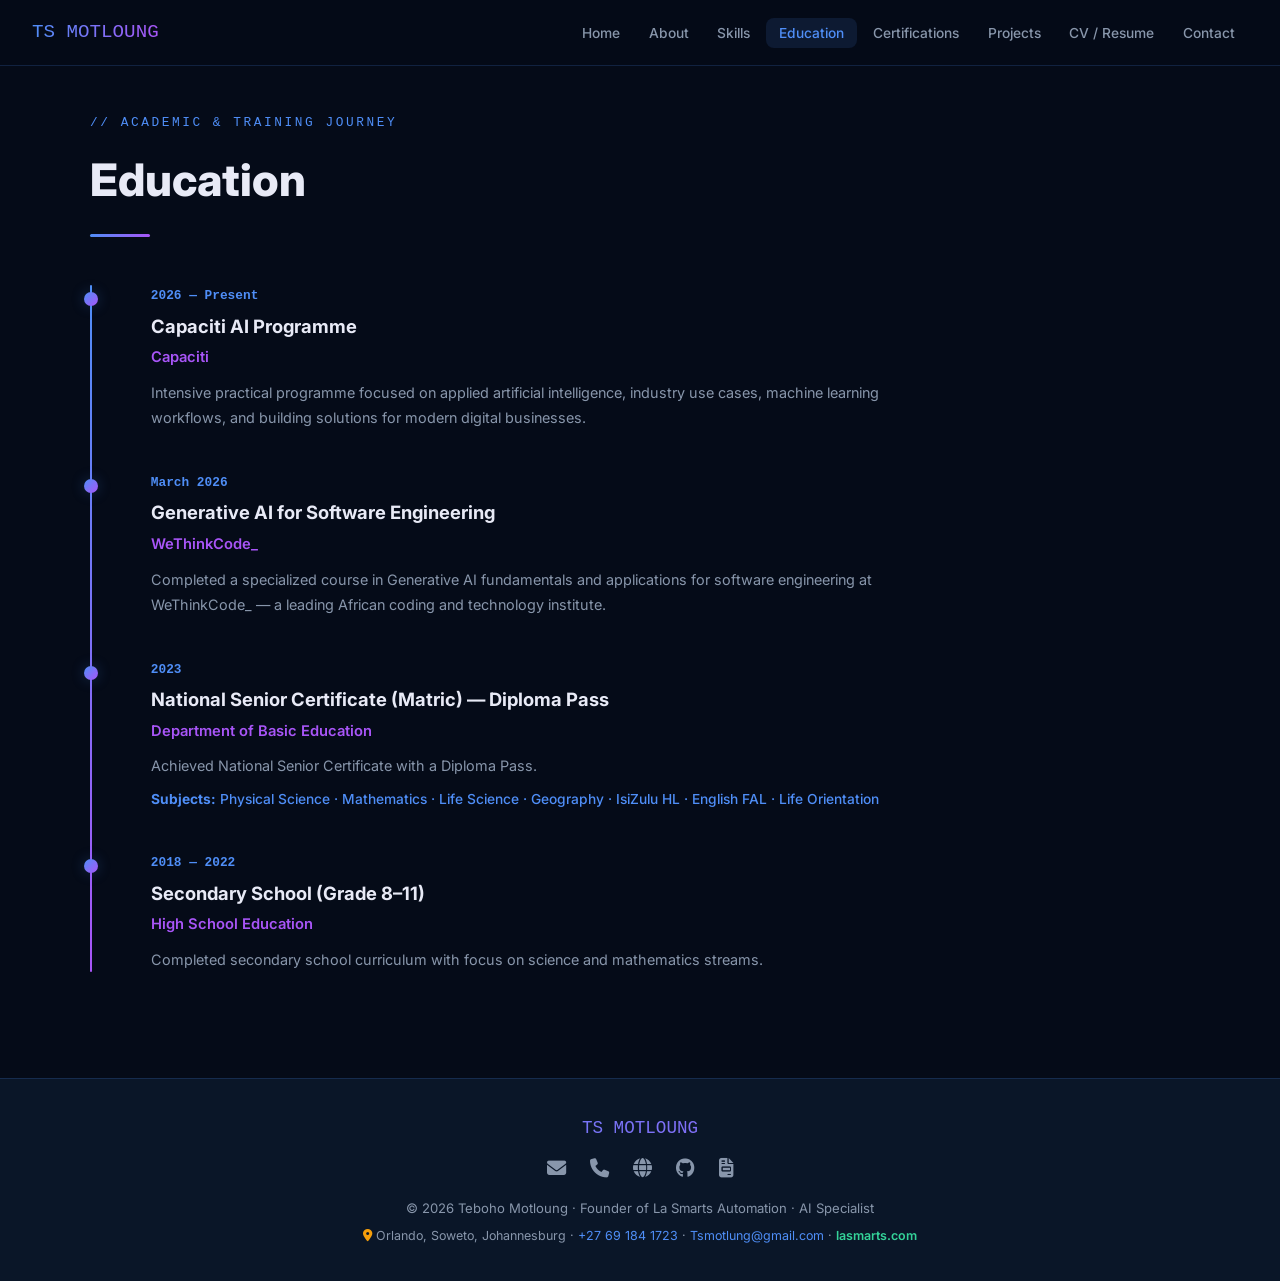
<file: education.html>
<!DOCTYPE html>
<html lang="en">
<head>
<meta charset="UTF-8"/>
<meta name="viewport" content="width=device-width,initial-scale=1.0"/>
<title>Education | Teboho Motloung</title>
<link href="https://fonts.googleapis.com/css2?family=Inter:wght@300;400;500;600;700;800;900&family=Fira+Code:wght@400;500&display=swap" rel="stylesheet"/>
<link rel="stylesheet" href="https://cdnjs.cloudflare.com/ajax/libs/font-awesome/6.5.0/css/all.min.css"/>
<link rel="stylesheet" href="style.css"/>
</head>
<body>
<div class="particles" id="P"></div>
<nav>
  <a href="index.html" class="logo">TS MOTLOUNG </a>
  <ul class="nav-links" id="NL">
    <li><a href="index.html">Home</a></li>
    <li><a href="about.html">About</a></li>
    <li><a href="skills.html">Skills</a></li>
    <li><a href="education.html"  class="active">Education</a></li>
    <li><a href="certifications.html">Certifications</a></li>
    <li><a href="projects.html">Projects</a></li>
    <li><a href="cv.html">CV / Resume</a></li>
    <li><a href="contact.html">Contact</a></li>
  </ul>
  <button class="hamburger" onclick="document.getElementById('NL').classList.toggle('open')" aria-label="Menu">
    <span></span><span></span><span></span>
  </button>
</nav>
<div class="page">
  <div class="container">
    <p class="slabel rv">// academic &amp; training journey</p>
    <h1 class="stitle rv">Education</h1>
    <div class="sdiv rv"></div>
    <div class="tline rv">
      <div class="titem">
        <div class="tyear">2026 &mdash; Present</div>
        <div class="ttitle">Capaciti AI Programme</div>
        <div class="torg">Capaciti</div>
        <div class="tdesc">Intensive practical programme focused on applied artificial intelligence, industry use cases, machine learning workflows, and building solutions for modern digital businesses.</div>
      </div>
      <div class="titem">
        <div class="tyear">March 2026</div>
        <div class="ttitle">Generative AI for Software Engineering</div>
        <div class="torg">WeThinkCode_</div>
        <div class="tdesc">Completed a specialized course in Generative AI fundamentals and applications for software engineering at WeThinkCode_ — a leading African coding and technology institute.</div>
      </div>
      <div class="titem">
        <div class="tyear">2023</div>
        <div class="ttitle">National Senior Certificate (Matric) &mdash; Diploma Pass</div>
        <div class="torg">Department of Basic Education</div>
        <div class="tdesc">
          Achieved National Senior Certificate with a Diploma Pass.
          <div style="margin-top:.5rem;color:var(--a);font-weight:500;font-size:.86rem">
            <strong>Subjects:</strong> Physical Science &middot; Mathematics &middot; Life Science &middot; Geography &middot; IsiZulu HL &middot; English FAL &middot; Life Orientation
          </div>
        </div>
      </div>
      <div class="titem">
        <div class="tyear">2018 &mdash; 2022</div>
        <div class="ttitle">Secondary School (Grade 8&ndash;11)</div>
        <div class="torg">High School Education</div>
        <div class="tdesc">Completed secondary school curriculum with focus on science and mathematics streams.</div>
      </div>
    </div>
  </div>
</div>

<footer>
  <div class="flogo"> TS MOTLOUNG</div>
  <div class="flinks">
    <a href="mailto:Tsmotlung@gmail.com" title="Email"><i class="fa fa-envelope"></i></a>
    <a href="tel:+27691841723" title="Call / Phone"><i class="fa fa-phone"></i></a>
    <a href="https://lasmarts.com/" target="_blank" title="La Smarts Automation Agency"><i class="fa fa-globe"></i></a>
    <a href="https://github.com/TSMotloung" target="_blank" title="GitHub"><i class="fab fa-github"></i></a>
    <a href="cv.html" title="View CV"><i class="fa fa-file-invoice"></i></a>
  </div>
  <p>&copy; 2026 Teboho Motloung &middot; Founder of La Smarts Automation &middot; AI Specialist</p>
  <p style="margin-top:.3rem;font-size:.78rem;color:var(--tm)">
    <i class="fa fa-location-dot" style="color:var(--amber);margin-right:.3rem"></i>Orlando, Soweto, Johannesburg &middot; 
    <a href="tel:+27691841723">+27 69 184 1723</a> &middot; 
    <a href="mailto:Tsmotlung@gmail.com">Tsmotlung@gmail.com</a> &middot;
    <a href="https://lasmarts.com/" target="_blank" style="color:var(--emerald);font-weight:600">lasmarts.com</a>
  </p>
</footer>
<button class="btt" id="BTT" onclick="window.scrollTo({top:0,behavior:'smooth'})"><i class="fa fa-arrow-up"></i></button>
<script>
(function(){
  var c=document.getElementById("P");
  if(!c)return;
  var cols=["rgba(79,142,247,.6)","rgba(168,85,247,.5)","rgba(79,142,247,.3)","rgba(79,142,247,.2)"];
  for(var i=0;i<28;i++){
    var el=document.createElement("div");el.className="particle";
    var s=Math.random()*4+2;
    el.style.cssText="width:"+s+"px;height:"+s+"px;left:"+(Math.random()*100)+"%;background:"+cols[Math.floor(Math.random()*4)]+";animation-duration:"+(Math.random()*15+10)+"s;animation-delay:"+(Math.random()*12)+"s;";
    c.appendChild(el);
  }
})();
var rvs=document.querySelectorAll(".rv");
var obs=new IntersectionObserver(function(e){e.forEach(function(x){if(x.isIntersecting)x.target.classList.add("vis");});},{threshold:.1});
rvs.forEach(function(el){obs.observe(el);});
window.addEventListener("scroll",function(){
  var b=document.getElementById("BTT");
  if(b) b.classList.toggle("show",scrollY>300);
});
</script>
</body>
</html>
</file>
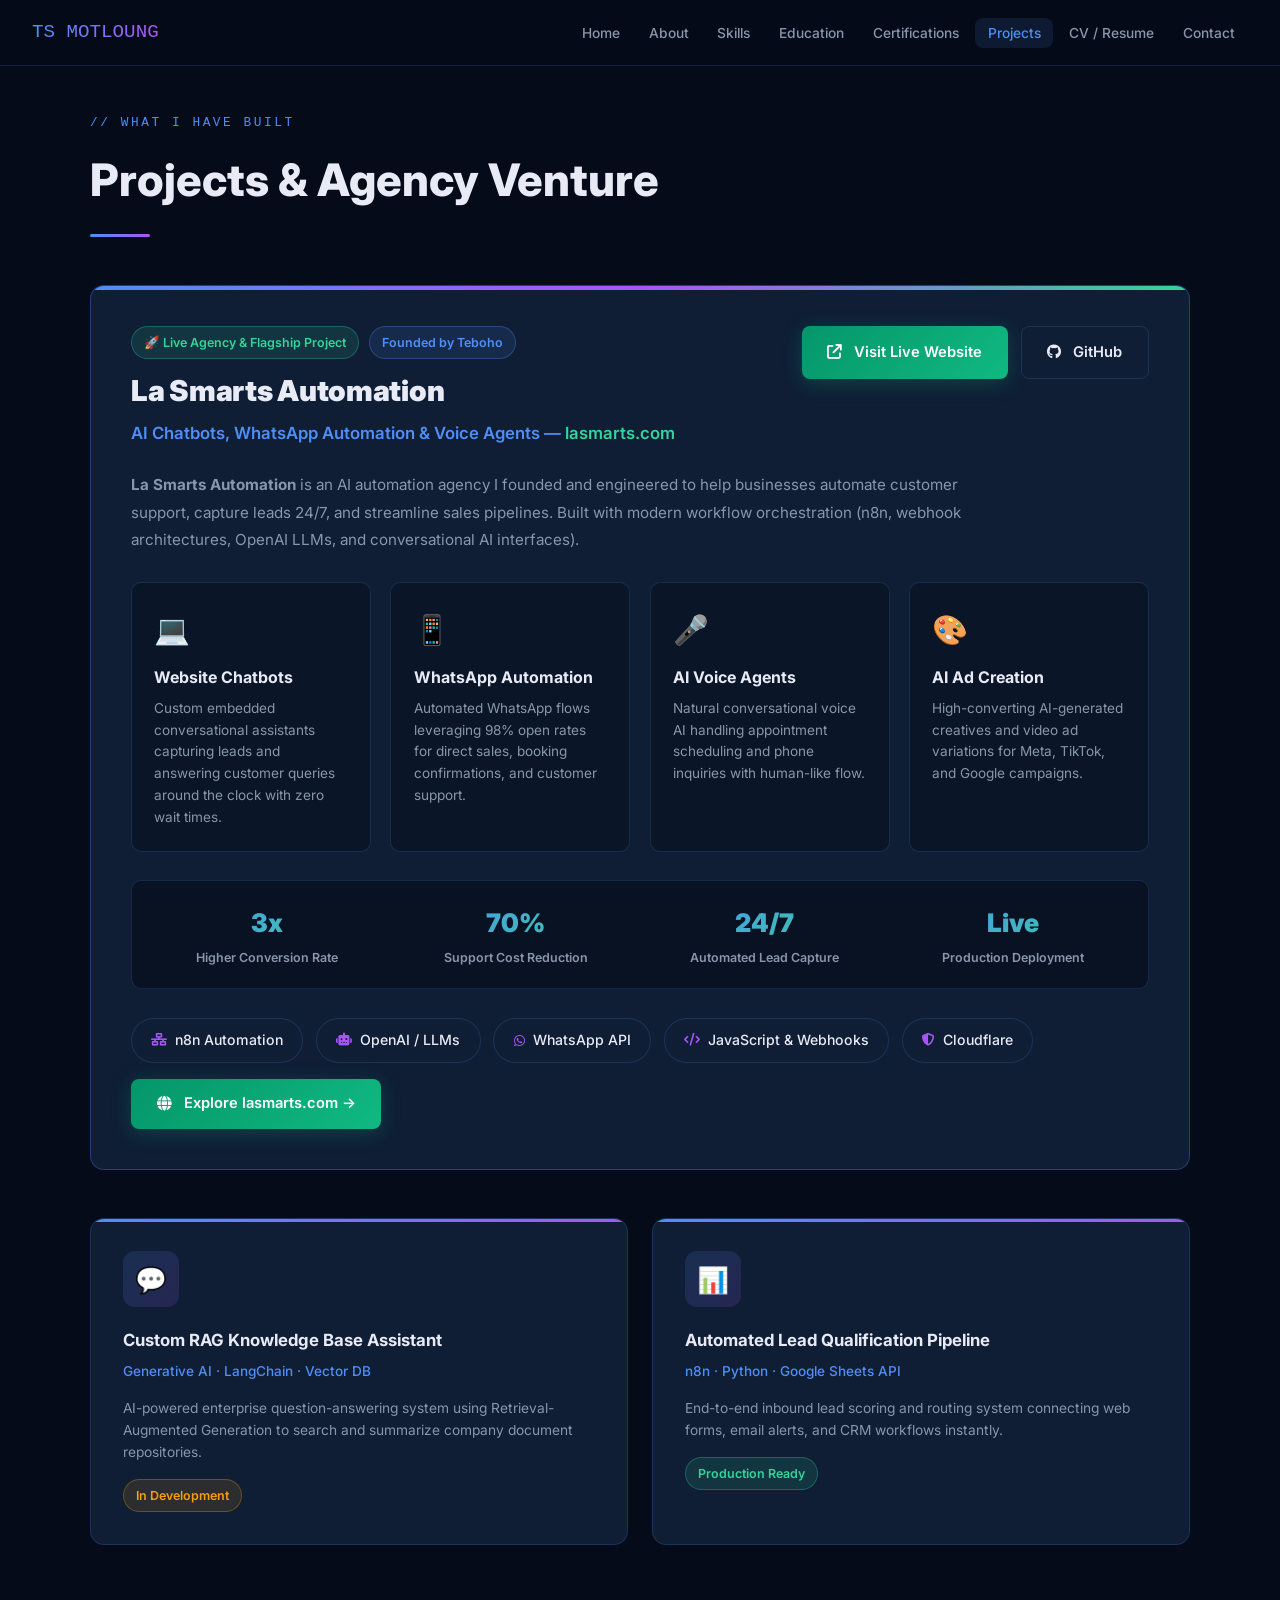
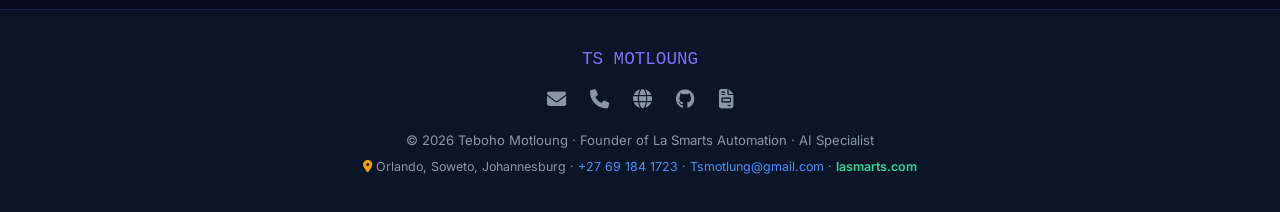
<file: projects.html>
<!DOCTYPE html>
<html lang="en">
<head>
<meta charset="UTF-8"/>
<meta name="viewport" content="width=device-width,initial-scale=1.0"/>
<title>Projects | Teboho Motloung</title>
<link href="https://fonts.googleapis.com/css2?family=Inter:wght@300;400;500;600;700;800;900&family=Fira+Code:wght@400;500&display=swap" rel="stylesheet"/>
<link rel="stylesheet" href="https://cdnjs.cloudflare.com/ajax/libs/font-awesome/6.5.0/css/all.min.css"/>
<link rel="stylesheet" href="style.css"/>
</head>
<body>
<div class="particles" id="P"></div>
<nav>
  <a href="index.html" class="logo">TS MOTLOUNG</a>
  <ul class="nav-links" id="NL">
    <li><a href="index.html">Home</a></li>
    <li><a href="about.html">About</a></li>
    <li><a href="skills.html">Skills</a></li>
    <li><a href="education.html">Education</a></li>
    <li><a href="certifications.html">Certifications</a></li>
    <li><a href="projects.html"  class="active">Projects</a></li>
    <li><a href="cv.html">CV / Resume</a></li>
    <li><a href="contact.html">Contact</a></li>
  </ul>
  <button class="hamburger" onclick="document.getElementById('NL').classList.toggle('open')" aria-label="Menu">
    <span></span><span></span><span></span>
  </button>
</nav>
<div class="page">
  <div class="container">
    <p class="slabel rv">// what i have built</p>
    <h1 class="stitle rv">Projects &amp; Agency Venture</h1>
    <div class="sdiv rv"></div>

    <!-- Flagship Project: La Smarts Automation -->
    <div class="agency-hero-card rv">
      <div class="agency-header">
        <div>
          <div style="display:flex;gap:.6rem;align-items:center;margin-bottom:.5rem;flex-wrap:wrap">
            <span class="badge badge-green">&#128640; Live Agency &amp; Flagship Project</span>
            <span class="badge badge-blue">Founded by Teboho</span>
          </div>
          <h2 class="agency-title">La Smarts Automation</h2>
          <p class="agency-tagline">AI Chatbots, WhatsApp Automation &amp; Voice Agents &mdash; <a href="https://lasmarts.com/" target="_blank" style="color:var(--emerald);text-decoration:none">lasmarts.com</a></p>
        </div>
        <div style="display:flex;gap:.8rem;flex-wrap:wrap">
          <a href="https://lasmarts.com/" target="_blank" class="btn btn-emerald"><i class="fa fa-arrow-up-right-from-square"></i>&nbsp;Visit Live Website</a>
          <a href="https://github.com/TSMotloung" target="_blank" class="btn btno"><i class="fab fa-github"></i>&nbsp;GitHub</a>
        </div>
      </div>

      <p style="color:var(--tm);font-size:.95rem;line-height:1.8;max-width:850px">
        <strong>La Smarts Automation</strong> is an AI automation agency I founded and engineered to help businesses automate customer support, capture leads 24/7, and streamline sales pipelines. Built with modern workflow orchestration (n8n, webhook architectures, OpenAI LLMs, and conversational AI interfaces).
      </p>

      <!-- Key Services Showcase Grid -->
      <div class="agency-grid">
        <div class="agency-service">
          <div class="agency-service-icon">&#128187;</div>
          <h4>Website Chatbots</h4>
          <p>Custom embedded conversational assistants capturing leads and answering customer queries around the clock with zero wait times.</p>
        </div>
        <div class="agency-service">
          <div class="agency-service-icon">&#128241;</div>
          <h4>WhatsApp Automation</h4>
          <p>Automated WhatsApp flows leveraging 98% open rates for direct sales, booking confirmations, and customer support.</p>
        </div>
        <div class="agency-service">
          <div class="agency-service-icon">&#127908;</div>
          <h4>AI Voice Agents</h4>
          <p>Natural conversational voice AI handling appointment scheduling and phone inquiries with human-like flow.</p>
        </div>
        <div class="agency-service">
          <div class="agency-service-icon">&#127912;</div>
          <h4>AI Ad Creation</h4>
          <p>High-converting AI-generated creatives and video ad variations for Meta, TikTok, and Google campaigns.</p>
        </div>
      </div>

      <!-- Agency ROI Impact Metrics -->
      <div class="agency-stats">
        <div class="agency-stat-item">
          <div class="agency-stat-val">3x</div>
          <div class="agency-stat-lbl">Higher Conversion Rate</div>
        </div>
        <div class="agency-stat-item">
          <div class="agency-stat-val">70%</div>
          <div class="agency-stat-lbl">Support Cost Reduction</div>
        </div>
        <div class="agency-stat-item">
          <div class="agency-stat-val">24/7</div>
          <div class="agency-stat-lbl">Automated Lead Capture</div>
        </div>
        <div class="agency-stat-item">
          <div class="agency-stat-val">Live</div>
          <div class="agency-stat-lbl">Production Deployment</div>
        </div>
      </div>

      <div style="margin-top:1.5rem;display:flex;align-items:center;justify-content:space-between;flex-wrap:wrap;gap:1rem">
        <div class="tags" style="margin-top:0">
          <span class="tag"><i class="fa fa-network-wired"></i>n8n Automation</span>
          <span class="tag"><i class="fa fa-robot"></i>OpenAI / LLMs</span>
          <span class="tag"><i class="fab fa-whatsapp"></i>WhatsApp API</span>
          <span class="tag"><i class="fa fa-code"></i>JavaScript &amp; Webhooks</span>
          <span class="tag"><i class="fa fa-shield-halved"></i>Cloudflare</span>
        </div>
        <a href="https://lasmarts.com/" target="_blank" class="btn btn-emerald"><i class="fa fa-globe"></i>&nbsp;Explore lasmarts.com &rarr;</a>
      </div>
    </div>

    <!-- Future Projects Teaser -->
    <div style="display:grid;grid-template-columns:repeat(auto-fit,minmax(300px,1fr));gap:1.5rem">
      <div class="ccard rv">
        <div class="cicon" style="color:var(--a)">&#128172;</div>
        <h3 class="ctitle">Custom RAG Knowledge Base Assistant</h3>
        <p class="ciss">Generative AI &middot; LangChain &middot; Vector DB</p>
        <p class="cdesc">AI-powered enterprise question-answering system using Retrieval-Augmented Generation to search and summarize company document repositories.</p>
        <div style="margin-top:1rem">
          <span class="badge badge-amber">In Development</span>
        </div>
      </div>

      <div class="ccard rv">
        <div class="cicon" style="color:var(--emerald)">&#128202;</div>
        <h3 class="ctitle">Automated Lead Qualification Pipeline</h3>
        <p class="ciss">n8n &middot; Python &middot; Google Sheets API</p>
        <p class="cdesc">End-to-end inbound lead scoring and routing system connecting web forms, email alerts, and CRM workflows instantly.</p>
        <div style="margin-top:1rem">
          <span class="badge badge-green">Production Ready</span>
        </div>
      </div>
    </div>

  </div>
</div>

<footer>
  <div class="flogo">TS MOTLOUNG</div>
  <div class="flinks">
    <a href="mailto:Tsmotlung@gmail.com" title="Email"><i class="fa fa-envelope"></i></a>
    <a href="tel:+27691841723" title="Call / Phone"><i class="fa fa-phone"></i></a>
    <a href="https://lasmarts.com/" target="_blank" title="La Smarts Automation Agency"><i class="fa fa-globe"></i></a>
    <a href="https://github.com/TSMotloung" target="_blank" title="GitHub"><i class="fab fa-github"></i></a>
    <a href="cv.html" title="View CV"><i class="fa fa-file-invoice"></i></a>
  </div>
  <p>&copy; 2026 Teboho Motloung &middot; Founder of La Smarts Automation &middot; AI Specialist</p>
  <p style="margin-top:.3rem;font-size:.78rem;color:var(--tm)">
    <i class="fa fa-location-dot" style="color:var(--amber);margin-right:.3rem"></i>Orlando, Soweto, Johannesburg &middot; 
    <a href="tel:+27691841723">+27 69 184 1723</a> &middot; 
    <a href="mailto:Tsmotlung@gmail.com">Tsmotlung@gmail.com</a> &middot;
    <a href="https://lasmarts.com/" target="_blank" style="color:var(--emerald);font-weight:600">lasmarts.com</a>
  </p>
</footer>
<button class="btt" id="BTT" onclick="window.scrollTo({top:0,behavior:'smooth'})"><i class="fa fa-arrow-up"></i></button>
<script>
(function(){
  var c=document.getElementById("P");
  if(!c)return;
  var cols=["rgba(79,142,247,.6)","rgba(168,85,247,.5)","rgba(79,142,247,.3)","rgba(79,142,247,.2)"];
  for(var i=0;i<28;i++){
    var el=document.createElement("div");el.className="particle";
    var s=Math.random()*4+2;
    el.style.cssText="width:"+s+"px;height:"+s+"px;left:"+(Math.random()*100)+"%;background:"+cols[Math.floor(Math.random()*4)]+";animation-duration:"+(Math.random()*15+10)+"s;animation-delay:"+(Math.random()*12)+"s;";
    c.appendChild(el);
  }
})();
var rvs=document.querySelectorAll(".rv");
var obs=new IntersectionObserver(function(e){e.forEach(function(x){if(x.isIntersecting)x.target.classList.add("vis");});},{threshold:.1});
rvs.forEach(function(el){obs.observe(el);});
window.addEventListener("scroll",function(){
  var b=document.getElementById("BTT");
  if(b) b.classList.toggle("show",scrollY>300);
});
</script>
</body>
</html>
</file>
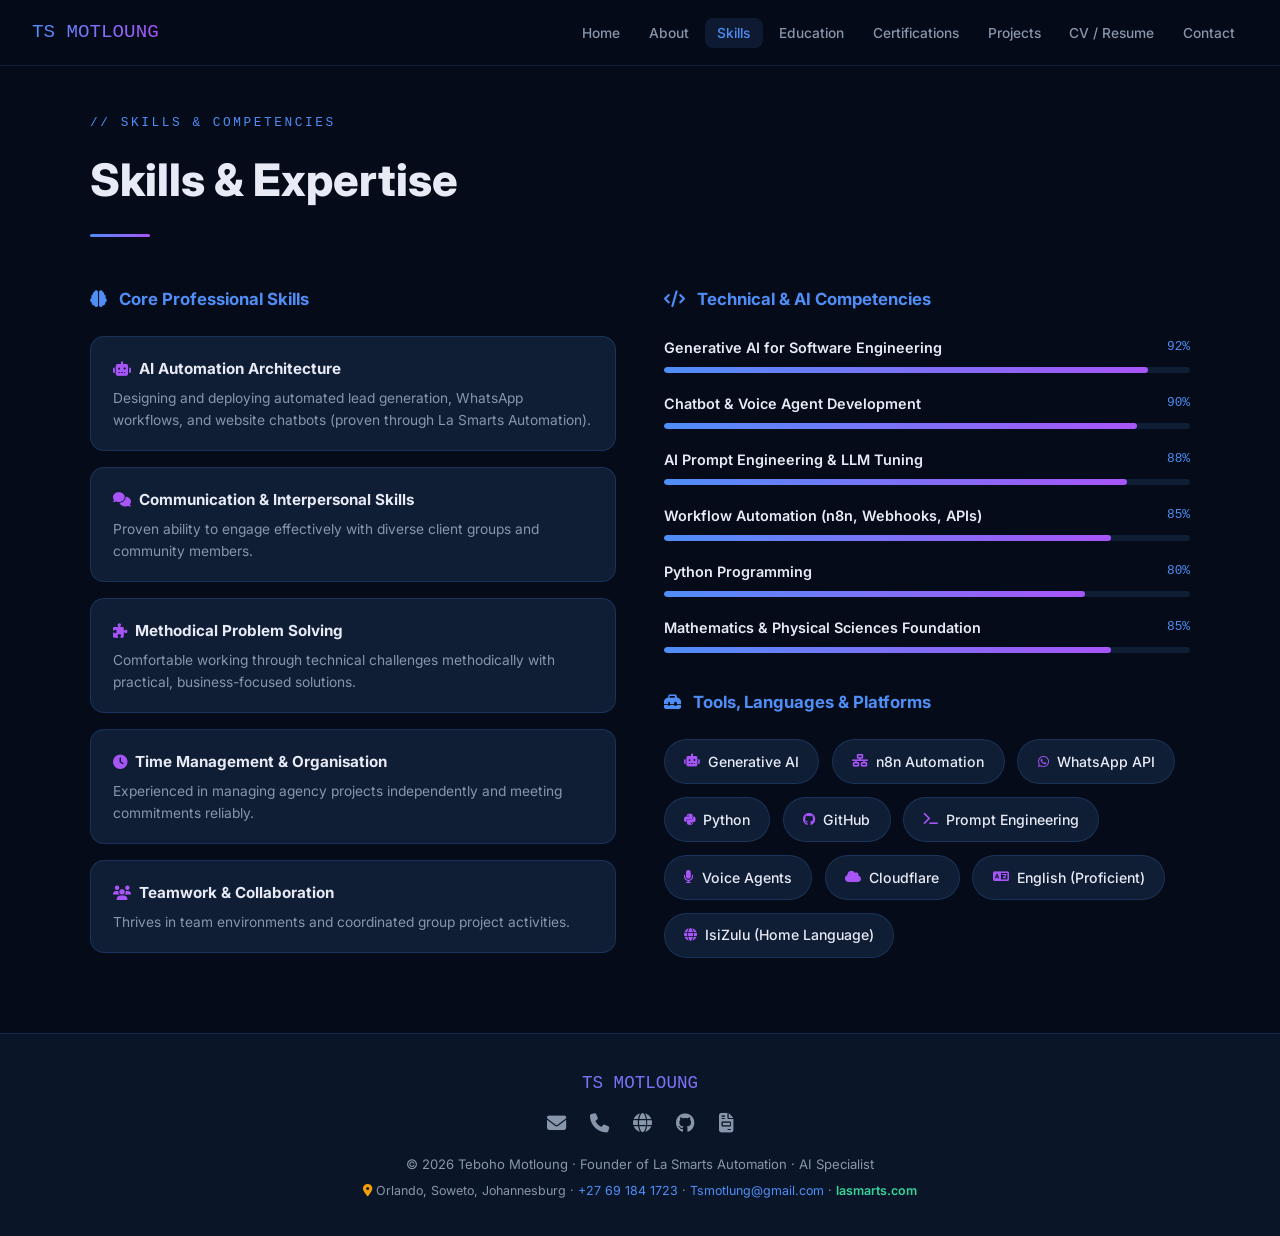
<file: skills.html>
<!DOCTYPE html>
<html lang="en">
<head>
<meta charset="UTF-8"/>
<meta name="viewport" content="width=device-width,initial-scale=1.0"/>
<title>Skills | Teboho Motloung</title>
<link href="https://fonts.googleapis.com/css2?family=Inter:wght@300;400;500;600;700;800;900&family=Fira+Code:wght@400;500&display=swap" rel="stylesheet"/>
<link rel="stylesheet" href="https://cdnjs.cloudflare.com/ajax/libs/font-awesome/6.5.0/css/all.min.css"/>
<link rel="stylesheet" href="style.css"/>
</head>
<body>
<div class="particles" id="P"></div>
<nav>
  <a href="index.html" class="logo">TS MOTLOUNG</a>
  <ul class="nav-links" id="NL">
    <li><a href="index.html">Home</a></li>
    <li><a href="about.html">About</a></li>
    <li><a href="skills.html"  class="active">Skills</a></li>
    <li><a href="education.html">Education</a></li>
    <li><a href="certifications.html">Certifications</a></li>
    <li><a href="projects.html">Projects</a></li>
    <li><a href="cv.html">CV / Resume</a></li>
    <li><a href="contact.html">Contact</a></li>
  </ul>
  <button class="hamburger" onclick="document.getElementById('NL').classList.toggle('open')" aria-label="Menu">
    <span></span><span></span><span></span>
  </button>
</nav>
<div class="page">
  <div class="container">
    <p class="slabel rv">// skills &amp; competencies</p>
    <h1 class="stitle rv">Skills &amp; Expertise</h1>
    <div class="sdiv rv"></div>
    <div class="skwrap">
      <!-- Core Skills from CV -->
      <div class="rv">
        <div class="sktitle"><i class="fa fa-brain"></i>&nbsp;Core Professional Skills</div>
        
        <div class="core-skill-card">
          <h4><i class="fa fa-robot"></i> AI Automation Architecture</h4>
          <p>Designing and deploying automated lead generation, WhatsApp workflows, and website chatbots (proven through La Smarts Automation).</p>
        </div>

        <div class="core-skill-card">
          <h4><i class="fa fa-comments"></i> Communication &amp; Interpersonal Skills</h4>
          <p>Proven ability to engage effectively with diverse client groups and community members.</p>
        </div>
        
        <div class="core-skill-card">
          <h4><i class="fa fa-puzzle-piece"></i> Methodical Problem Solving</h4>
          <p>Comfortable working through technical challenges methodically with practical, business-focused solutions.</p>
        </div>

        <div class="core-skill-card">
          <h4><i class="fa fa-clock"></i> Time Management &amp; Organisation</h4>
          <p>Experienced in managing agency projects independently and meeting commitments reliably.</p>
        </div>

        <div class="core-skill-card">
          <h4><i class="fa fa-users"></i> Teamwork &amp; Collaboration</h4>
          <p>Thrives in team environments and coordinated group project activities.</p>
        </div>
      </div>

      <!-- Technical & AI Competencies -->
      <div class="rv">
        <div class="sktitle"><i class="fa fa-code"></i>&nbsp;Technical &amp; AI Competencies</div>
        
        <div class="skitem"><div class="skhdr"><span class="skname">Generative AI for Software Engineering</span><span class="skpct">92%</span></div><div class="sktrack"><div class="skfill" data-w="92"></div></div></div>
        <div class="skitem"><div class="skhdr"><span class="skname">Chatbot &amp; Voice Agent Development</span><span class="skpct">90%</span></div><div class="sktrack"><div class="skfill" data-w="90"></div></div></div>
        <div class="skitem"><div class="skhdr"><span class="skname">AI Prompt Engineering &amp; LLM Tuning</span><span class="skpct">88%</span></div><div class="sktrack"><div class="skfill" data-w="88"></div></div></div>
        <div class="skitem"><div class="skhdr"><span class="skname">Workflow Automation (n8n, Webhooks, APIs)</span><span class="skpct">85%</span></div><div class="sktrack"><div class="skfill" data-w="85"></div></div></div>
        <div class="skitem"><div class="skhdr"><span class="skname">Python Programming</span><span class="skpct">80%</span></div><div class="sktrack"><div class="skfill" data-w="80"></div></div></div>
        <div class="skitem"><div class="skhdr"><span class="skname">Mathematics &amp; Physical Sciences Foundation</span><span class="skpct">85%</span></div><div class="sktrack"><div class="skfill" data-w="85"></div></div></div>

        <div style="margin-top:2.2rem">
          <div class="sktitle"><i class="fa fa-toolbox"></i>&nbsp;Tools, Languages &amp; Platforms</div>
          <div class="tags">
            <span class="tag"><i class="fa fa-robot"></i>Generative AI</span>
            <span class="tag"><i class="fa fa-network-wired"></i>n8n Automation</span>
            <span class="tag"><i class="fab fa-whatsapp"></i>WhatsApp API</span>
            <span class="tag"><i class="fab fa-python"></i>Python</span>
            <span class="tag"><i class="fab fa-github"></i>GitHub</span>
            <span class="tag"><i class="fa fa-terminal"></i>Prompt Engineering</span>
            <span class="tag"><i class="fa fa-microphone"></i>Voice Agents</span>
            <span class="tag"><i class="fa fa-cloud"></i>Cloudflare</span>
            <span class="tag"><i class="fa fa-language"></i>English (Proficient)</span>
            <span class="tag"><i class="fa fa-globe"></i>IsiZulu (Home Language)</span>
          </div>
        </div>
      </div>
    </div>
  </div>
</div>

<footer>
  <div class="flogo">TS MOTLOUNG</div>
  <div class="flinks">
    <a href="mailto:Tsmotlung@gmail.com" title="Email"><i class="fa fa-envelope"></i></a>
    <a href="tel:+27691841723" title="Call / Phone"><i class="fa fa-phone"></i></a>
    <a href="https://lasmarts.com/" target="_blank" title="La Smarts Automation Agency"><i class="fa fa-globe"></i></a>
    <a href="https://github.com/TSMotloung" target="_blank" title="GitHub"><i class="fab fa-github"></i></a>
    <a href="cv.html" title="View CV"><i class="fa fa-file-invoice"></i></a>
  </div>
  <p>&copy; 2026 Teboho Motloung &middot; Founder of La Smarts Automation &middot; AI Specialist</p>
  <p style="margin-top:.3rem;font-size:.78rem;color:var(--tm)">
    <i class="fa fa-location-dot" style="color:var(--amber);margin-right:.3rem"></i>Orlando, Soweto, Johannesburg &middot; 
    <a href="tel:+27691841723">+27 69 184 1723</a> &middot; 
    <a href="mailto:Tsmotlung@gmail.com">Tsmotlung@gmail.com</a> &middot;
    <a href="https://lasmarts.com/" target="_blank" style="color:var(--emerald);font-weight:600">lasmarts.com</a>
  </p>
</footer>
<button class="btt" id="BTT" onclick="window.scrollTo({top:0,behavior:'smooth'})"><i class="fa fa-arrow-up"></i></button>
<script>
var done=false;
var so=new IntersectionObserver(function(e){
  if(e[0].isIntersecting&&!done){done=true;document.querySelectorAll(".skfill").forEach(function(b){b.style.width=b.dataset.w+"%";});}
},{threshold:.2});
so.observe(document.querySelector(".skwrap"));
</script>
<script>
(function(){
  var c=document.getElementById("P");
  if(!c)return;
  var cols=["rgba(79,142,247,.6)","rgba(168,85,247,.5)","rgba(79,142,247,.3)","rgba(79,142,247,.2)"];
  for(var i=0;i<28;i++){
    var el=document.createElement("div");el.className="particle";
    var s=Math.random()*4+2;
    el.style.cssText="width:"+s+"px;height:"+s+"px;left:"+(Math.random()*100)+"%;background:"+cols[Math.floor(Math.random()*4)]+";animation-duration:"+(Math.random()*15+10)+"s;animation-delay:"+(Math.random()*12)+"s;";
    c.appendChild(el);
  }
})();
var rvs=document.querySelectorAll(".rv");
var obs=new IntersectionObserver(function(e){e.forEach(function(x){if(x.isIntersecting)x.target.classList.add("vis");});},{threshold:.1});
rvs.forEach(function(el){obs.observe(el);});
window.addEventListener("scroll",function(){
  var b=document.getElementById("BTT");
  if(b) b.classList.toggle("show",scrollY>300);
});
</script>
</body>
</html>
</file>
<file: style.css>
/* ── Reset ── */
*,*::before,*::after{margin:0;padding:0;box-sizing:border-box}
:root{
  --bg:#050b18;--bg2:#0a1628;--card:#0f1e35;--card2:#132340;
  --a:#4f8ef7;--a2:#a855f7;--ag:rgba(79,142,247,.25);
  --t:#e8eaf6;--tm:#8896ab;--b:rgba(79,142,247,.18);
  --r:14px;--tr:.3s ease;--emerald:#34d399;--amber:#f59e0b;--cyan:#06b6d4
}
html{scroll-behavior:smooth}
body{font-family:Inter,sans-serif;background:var(--bg);color:var(--t);line-height:1.7;overflow-x:hidden;min-height:100vh}
::selection{background:var(--a);color:#fff}
::-webkit-scrollbar{width:6px}
::-webkit-scrollbar-track{background:var(--bg)}
::-webkit-scrollbar-thumb{background:var(--a);border-radius:3px}

/* ── Particles ── */
.particles{position:fixed;inset:0;pointer-events:none;z-index:0;overflow:hidden}
.particle{position:absolute;border-radius:50%;animation:floatUp linear infinite;opacity:0}
@keyframes floatUp{0%{transform:translateY(100vh) scale(0);opacity:0}10%{opacity:1}90%{opacity:.6}100%{transform:translateY(-10vh) scale(1);opacity:0}}

/* ── Nav ── */
nav{position:fixed;top:0;left:0;right:0;z-index:1000;padding:1rem 2rem;display:flex;align-items:center;justify-content:space-between;background:rgba(5,11,24,.92);backdrop-filter:blur(16px);border-bottom:1px solid var(--b)}
.logo{font-family:monospace;font-size:1.2rem;font-weight:500;background:linear-gradient(90deg,var(--a),var(--a2));-webkit-background-clip:text;-webkit-text-fill-color:transparent;background-clip:text;text-decoration:none}
.nav-links{display:flex;gap:.2rem;list-style:none}
.nav-links a{color:var(--tm);text-decoration:none;font-size:.86rem;font-weight:500;padding:.45rem .8rem;border-radius:8px;transition:var(--tr)}
.nav-links a:hover,.nav-links a.active{color:var(--t);background:rgba(79,142,247,.12)}
.nav-links a.active{color:var(--a)}
.hamburger{display:none;flex-direction:column;gap:5px;cursor:pointer;background:none;border:none;padding:.3rem}
.hamburger span{display:block;width:25px;height:2px;background:var(--a);border-radius:2px;transition:var(--tr)}

/* ── Page wrapper ── */
.page{position:relative;z-index:1;padding:7rem 2rem 4rem;min-height:100vh}
.container{max-width:1100px;margin:0 auto}
.slabel{font-family:monospace;font-size:.8rem;color:var(--a);letter-spacing:.2em;text-transform:uppercase;margin-bottom:.5rem}
.stitle{font-size:clamp(1.8rem,4vw,2.8rem);font-weight:800;margin-bottom:1rem;background:linear-gradient(135deg,var(--t) 60%,var(--a));-webkit-background-clip:text;-webkit-text-fill-color:transparent;background-clip:text}
.sdiv{width:60px;height:3px;background:linear-gradient(90deg,var(--a),var(--a2));border-radius:2px;margin-bottom:3rem}

/* ── Buttons ── */
.btn{display:inline-flex;align-items:center;gap:.5rem;padding:.8rem 1.6rem;border-radius:8px;font-size:.92rem;font-weight:600;text-decoration:none;transition:var(--tr);cursor:pointer;border:none;font-family:inherit}
.btnp{background:linear-gradient(135deg,var(--a),var(--a2));color:#fff;box-shadow:0 4px 20px var(--ag)}
.btnp:hover{transform:translateY(-2px);box-shadow:0 8px 30px rgba(79,142,247,.4)}
.btno{border:1px solid var(--b);color:var(--t);background:transparent}
.btno:hover{border-color:var(--a);color:var(--a);background:var(--ag);transform:translateY(-2px)}
.btn-emerald{background:linear-gradient(135deg,#059669,#10b981);color:#fff;box-shadow:0 4px 20px rgba(16,185,129,.25)}
.btn-emerald:hover{transform:translateY(-2px);box-shadow:0 8px 30px rgba(16,185,129,.4)}

/* ── Badges ── */
.badge{display:inline-flex;align-items:center;gap:.4rem;padding:.3rem .75rem;border-radius:50px;font-size:.78rem;font-weight:600}
.badge-green{background:rgba(52,211,153,.12);color:var(--emerald);border:1px solid rgba(52,211,153,.3)}
.badge-blue{background:rgba(79,142,247,.12);color:var(--a);border:1px solid rgba(79,142,247,.3)}
.badge-purple{background:rgba(168,85,247,.12);color:var(--a2);border:1px solid rgba(168,85,247,.3)}
.badge-amber{background:rgba(245,158,11,.12);color:var(--amber);border:1px solid rgba(245,158,11,.3)}

/* ── Animations ── */
@keyframes fadeUp{from{opacity:0;transform:translateY(30px)}to{opacity:1;transform:translateY(0)}}
@keyframes fadeIn{from{opacity:0}to{opacity:1}}
.rv{opacity:0;transform:translateY(35px);transition:opacity .65s ease,transform .65s ease}
.rv.vis{opacity:1;transform:translateY(0)}

/* ── HERO ── */
.hero-grid{display:grid;grid-template-columns:1fr auto;align-items:center;gap:4rem;min-height:calc(100vh - 12rem)}
.hgreet{font-family:monospace;font-size:1rem;color:var(--a);margin-bottom:1rem;opacity:0;animation:fadeUp .8s ease .2s forwards}
.hname{font-size:clamp(2.4rem,6vw,4.5rem);font-weight:900;line-height:1.1;margin-bottom:.5rem;opacity:0;animation:fadeUp .8s ease .4s forwards}
.hname span{background:linear-gradient(135deg,var(--a),var(--a2));-webkit-background-clip:text;-webkit-text-fill-color:transparent;background-clip:text}
.htitle{font-size:clamp(1rem,2.2vw,1.3rem);color:var(--tm);font-weight:400;margin-bottom:1.2rem;opacity:0;animation:fadeUp .8s ease .6s forwards}
.twrap{display:flex;align-items:center;gap:.5rem;margin-bottom:1.5rem;opacity:0;animation:fadeUp .8s ease .7s forwards}
.tpfx{color:var(--tm);font-size:1rem}
.tw{font-family:monospace;font-size:1rem;color:var(--a2);font-weight:500;border-right:2px solid var(--a2);white-space:nowrap;overflow:hidden;animation:blink .7s step-end infinite}
@keyframes blink{50%{border-color:transparent}}
.hbio{font-size:1rem;color:var(--tm);max-width:560px;line-height:1.8;margin-bottom:2.2rem;opacity:0;animation:fadeUp .8s ease .8s forwards}
.hcta{display:flex;gap:1rem;flex-wrap:wrap;opacity:0;animation:fadeUp .8s ease 1s forwards}
.havwrap{opacity:0;animation:fadeIn 1s ease .5s forwards}
.aring{width:260px;height:260px;border-radius:50%;padding:4px;background:linear-gradient(135deg,var(--a),var(--a2));position:relative}
.aring::before{content:"";position:absolute;inset:-10px;border-radius:50%;border:1px solid rgba(79,142,247,.2);animation:pring 2.5s ease-in-out infinite}
.aring::after{content:"";position:absolute;inset:-20px;border-radius:50%;border:1px solid rgba(79,142,247,.1);animation:pring 2.5s ease-in-out .5s infinite}
@keyframes pring{0%,100%{transform:scale(1);opacity:.5}50%{transform:scale(1.05);opacity:1}}
.ainner{width:100%;height:100%;border-radius:50%;background:var(--card);display:flex;align-items:center;justify-content:center}
.ainit{font-size:3.2rem;font-weight:900;background:linear-gradient(135deg,var(--a),var(--a2));-webkit-background-clip:text;-webkit-text-fill-color:transparent;background-clip:text}

/* Featured Agency Banner on Home */
.featured-agency-card{background:linear-gradient(135deg,rgba(15,30,53,.9),rgba(19,35,64,.9));border:1px solid rgba(79,142,247,.3);border-radius:var(--r);padding:2rem;margin-top:3rem;display:flex;justify-content:space-between;align-items:center;gap:2rem;flex-wrap:wrap;position:relative;overflow:hidden}
.featured-agency-card::before{content:"";position:absolute;left:0;top:0;bottom:0;width:4px;background:linear-gradient(to bottom,var(--a),var(--a2))}
.featured-agency-info h3{font-size:1.3rem;font-weight:800;color:var(--t);display:flex;align-items:center;gap:.6rem;margin-bottom:.4rem}
.featured-agency-info p{color:var(--tm);font-size:.92rem;max-width:620px;line-height:1.6}

/* Quick-links row on home */
.qlinks{display:grid;grid-template-columns:repeat(auto-fit,minmax(160px,1fr));gap:1rem;margin-top:3rem}
.qcard{background:var(--card);border:1px solid var(--b);border-radius:var(--r);padding:1.3rem 1.1rem;text-decoration:none;color:var(--t);display:flex;align-items:center;gap:.9rem;transition:var(--tr)}
.qcard:hover{border-color:var(--a);background:var(--card2);transform:translateY(-4px);box-shadow:0 8px 30px var(--ag)}
.qcard i{font-size:1.3rem;background:linear-gradient(135deg,var(--a),var(--a2));-webkit-background-clip:text;-webkit-text-fill-color:transparent;background-clip:text}
.qcard span{font-size:.88rem;font-weight:600}

/* ── ABOUT ── */
.about-grid{display:grid;grid-template-columns:1fr 1fr;gap:4rem;align-items:start}
.atext p{color:var(--tm);margin-bottom:1.2rem;font-size:1rem;line-height:1.8}
.atext p strong{color:var(--t)}
.sgrid{display:grid;grid-template-columns:1fr 1fr;gap:1rem}
.scard{background:var(--card);border:1px solid var(--b);border-radius:var(--r);padding:1.4rem;text-align:center;transition:var(--tr)}
.scard:hover{border-color:var(--a);transform:translateY(-4px);box-shadow:0 8px 30px var(--ag)}
.snum{font-size:2rem;font-weight:900;background:linear-gradient(135deg,var(--a),var(--a2));-webkit-background-clip:text;-webkit-text-fill-color:transparent;background-clip:text}
.slbl{font-size:.8rem;color:var(--tm);font-weight:500;margin-top:.3rem}

/* ── SKILLS ── */
.skwrap{display:grid;grid-template-columns:1fr 1fr;gap:3rem}
.sktitle{font-size:1.05rem;font-weight:700;color:var(--a);margin-bottom:1.4rem;display:flex;align-items:center;gap:.5rem}
.skitem{margin-bottom:1.2rem}
.skhdr{display:flex;justify-content:space-between;margin-bottom:.4rem}
.skname{font-size:.9rem;font-weight:600;color:var(--t)}
.skpct{font-size:.8rem;color:var(--a);font-family:monospace}
.sktrack{height:6px;background:var(--card);border-radius:3px;overflow:hidden}
.skfill{height:100%;border-radius:3px;background:linear-gradient(90deg,var(--a),var(--a2));width:0;transition:width 1.3s ease}
.core-skill-card{background:var(--card);border:1px solid var(--b);border-radius:var(--r);padding:1.2rem 1.4rem;margin-bottom:1rem;transition:var(--tr)}
.core-skill-card:hover{border-color:var(--a);transform:translateX(4px)}
.core-skill-card h4{font-size:.95rem;font-weight:700;color:var(--t);margin-bottom:.3rem;display:flex;align-items:center;gap:.5rem}
.core-skill-card h4 i{color:var(--a2);font-size:.9rem}
.core-skill-card p{font-size:.86rem;color:var(--tm);line-height:1.6}
.tags{display:flex;flex-wrap:wrap;gap:.8rem}
.tag{display:inline-flex;align-items:center;gap:.5rem;padding:.6rem 1.2rem;border-radius:50px;border:1px solid var(--b);background:var(--card);font-size:.88rem;font-weight:500;color:var(--t);transition:var(--tr)}
.tag i{color:var(--a2);font-size:.8rem}
.tag:hover{border-color:var(--a2);background:rgba(168,85,247,.1);transform:translateY(-2px)}

/* ── TIMELINE / EDUCATION / EXPERIENCE ── */
.tline{position:relative;padding-left:2rem;max-width:850px}
.tline::before{content:"";position:absolute;left:0;top:0;bottom:0;width:2px;background:linear-gradient(to bottom,var(--a),var(--a2));border-radius:2px}
.titem{position:relative;margin-bottom:2.6rem;padding-left:1.8rem}
.titem::before{content:"";position:absolute;left:-2.4rem;top:.45rem;width:14px;height:14px;border-radius:50%;background:linear-gradient(135deg,var(--a),var(--a2));box-shadow:0 0 14px var(--ag)}
.tyear{font-family:monospace;font-size:.8rem;color:var(--a);font-weight:600;margin-bottom:.25rem}
.ttitle{font-size:1.15rem;font-weight:700;color:var(--t);margin-bottom:.2rem}
.torg{font-size:.92rem;color:var(--a2);font-weight:600;margin-bottom:.6rem}
.tdesc{font-size:.9rem;color:var(--tm);line-height:1.75}
.tbullets{list-style:none;margin-top:.6rem}
.tbullets li{position:relative;padding-left:1.4rem;margin-bottom:.4rem;font-size:.88rem;color:var(--tm);line-height:1.6}
.tbullets li::before{content:"▹";position:absolute;left:0;color:var(--a);font-size:1rem}

/* ── CERTIFICATIONS ── */
.cgrid{display:grid;grid-template-columns:repeat(auto-fit,minmax(320px,1fr));gap:1.5rem}
.ccard{background:var(--card);border:1px solid var(--b);border-radius:var(--r);padding:2rem;transition:var(--tr);position:relative;overflow:hidden}
.ccard::before{content:"";position:absolute;top:0;left:0;right:0;height:3px;background:linear-gradient(90deg,var(--a),var(--a2))}
.ccard:hover{border-color:var(--a);transform:translateY(-6px);box-shadow:0 12px 40px var(--ag)}
.cicon{width:56px;height:56px;border-radius:12px;background:linear-gradient(135deg,rgba(79,142,247,.15),rgba(168,85,247,.15));display:flex;align-items:center;justify-content:center;font-size:1.6rem;margin-bottom:1.2rem}
.ctitle{font-size:1.05rem;font-weight:700;color:var(--t);margin-bottom:.3rem}
.ciss{font-size:.85rem;color:var(--a);font-weight:500}
.cdesc{color:var(--tm);font-size:.86rem;margin-top:.9rem;line-height:1.6}

/* ── PROJECTS / AGENCY SHOWCASE ── */
.agency-hero-card{background:var(--card);border:1px solid rgba(79,142,247,.3);border-radius:var(--r);padding:2.5rem;margin-bottom:3rem;position:relative;overflow:hidden}
.agency-hero-card::before{content:"";position:absolute;top:0;left:0;right:0;height:4px;background:linear-gradient(90deg,var(--a),var(--a2),var(--emerald))}
.agency-header{display:flex;justify-content:space-between;align-items:flex-start;flex-wrap:wrap;gap:1.5rem;margin-bottom:1.5rem}
.agency-title{font-size:1.8rem;font-weight:900;color:var(--t);letter-spacing:-0.01em}
.agency-tagline{color:var(--a);font-size:1.05rem;font-weight:600;margin-top:.2rem}
.agency-grid{display:grid;grid-template-columns:repeat(auto-fit,minmax(240px,1fr));gap:1.2rem;margin:1.8rem 0}
.agency-service{background:var(--bg2);border:1px solid var(--b);border-radius:10px;padding:1.4rem;transition:var(--tr)}
.agency-service:hover{border-color:var(--a);transform:translateY(-3px)}
.agency-service-icon{font-size:1.8rem;margin-bottom:.6rem}
.agency-service h4{font-size:1rem;font-weight:700;color:var(--t);margin-bottom:.4rem}
.agency-service p{font-size:.85rem;color:var(--tm);line-height:1.6}
.agency-stats{display:grid;grid-template-columns:repeat(auto-fit,minmax(140px,1fr));gap:1rem;margin:1.8rem 0;padding:1.2rem;background:rgba(5,11,24,.6);border-radius:10px;border:1px solid var(--b)}
.agency-stat-item{text-align:center}
.agency-stat-val{font-size:1.6rem;font-weight:900;background:linear-gradient(135deg,var(--a),var(--emerald));-webkit-background-clip:text;-webkit-text-fill-color:transparent;background-clip:text}
.agency-stat-lbl{font-size:.78rem;color:var(--tm);font-weight:600;margin-top:.2rem}

/* ── CV PAPER STYLE ── */
.cv-container{background:#ffffff;color:#1e293b;border-radius:12px;padding:3rem 3.5rem;box-shadow:0 20px 50px rgba(0,0,0,0.5);max-width:900px;margin:0 auto}
.cv-header{border-bottom:2px solid #e2e8f0;padding-bottom:1.5rem;margin-bottom:1.8rem}
.cv-name{font-size:2.2rem;font-weight:900;color:#0f172a;letter-spacing:-0.02em}
.cv-tagline{font-size:1rem;color:#475569;font-weight:600;margin-top:.2rem}
.cv-contact-bar{display:flex;flex-wrap:wrap;gap:1.2rem;margin-top:.9rem;font-size:.86rem;color:#64748b}
.cv-contact-bar a{color:#2563eb;text-decoration:none}
.cv-section{margin-bottom:1.8rem}
.cv-sec-title{font-size:1rem;font-weight:800;text-transform:uppercase;color:#0f172a;letter-spacing:.08em;border-bottom:1.5px solid #cbd5e1;padding-bottom:.3rem;margin-bottom:.8rem}
.cv-item{margin-bottom:1.2rem}
.cv-item-header{display:flex;justify-content:space-between;align-items:baseline}
.cv-item-title{font-weight:700;color:#1e293b;font-size:.95rem}
.cv-item-date{font-size:.84rem;color:#64748b;font-family:monospace}
.cv-item-sub{font-size:.88rem;color:#475569;font-weight:500;margin-bottom:.3rem}
.cv-item ul{padding-left:1.2rem;color:#475569;font-size:.88rem;line-height:1.6}
.cv-item p{color:#475569;font-size:.88rem;line-height:1.6}
.cv-skills-grid{display:grid;grid-template-columns:1fr;gap:.6rem}
.cv-skill-line strong{color:#1e293b;font-size:.9rem}
.cv-skill-line{font-size:.88rem;color:#475569}

/* ── CONTACT ── */
.ctgrid{display:grid;grid-template-columns:1fr 1fr;gap:4rem;align-items:start}
.cti h3{font-size:1.3rem;font-weight:700;margin-bottom:1rem}
.cti>p{color:var(--tm);line-height:1.8;margin-bottom:2rem}
.clinks{display:flex;flex-direction:column;gap:1rem}
.clink{display:flex;align-items:center;gap:1rem;padding:1rem 1.4rem;background:var(--card);border:1px solid var(--b);border-radius:var(--r);text-decoration:none;color:var(--t);transition:var(--tr)}
.clink:hover{border-color:var(--a);background:var(--card2);transform:translateX(6px)}
.cico{width:42px;height:42px;border-radius:8px;background:linear-gradient(135deg,rgba(79,142,247,.15),rgba(168,85,247,.15));display:flex;align-items:center;justify-content:center;font-size:1.1rem;flex-shrink:0}
.ico-e{color:var(--a)}.ico-p{color:var(--emerald)}.ico-g{color:#fff}.ico-c{color:var(--a2)}.ico-l{color:var(--amber)}.ico-w{color:var(--cyan)}
.ctxt strong{display:block;font-size:.9rem;font-weight:600;margin-bottom:.1rem}
.ctxt span{font-size:.8rem;color:var(--tm)}
.cform{background:var(--card);border:1px solid var(--b);border-radius:var(--r);padding:2rem}
.cform h3{font-size:1.1rem;font-weight:700;margin-bottom:1.5rem}
.fg{margin-bottom:1.2rem}
.fg label{display:block;font-size:.85rem;font-weight:600;color:var(--tm);margin-bottom:.4rem}
.fg input,.fg textarea{width:100%;padding:.8rem 1rem;background:var(--bg2);border:1px solid var(--b);border-radius:8px;color:var(--t);font-family:inherit;font-size:.9rem;outline:none;transition:var(--tr);resize:vertical}
.fg input:focus,.fg textarea:focus{border-color:var(--a);box-shadow:0 0 0 3px var(--ag)}
.fg textarea{min-height:120px}
.fsuc{display:none;text-align:center;padding:1rem;background:rgba(79,142,247,.1);border:1px solid rgba(79,142,247,.3);border-radius:8px;color:var(--a);font-size:.9rem;margin-top:1rem}

/* ── FOOTER ── */
footer{position:relative;z-index:1;background:var(--bg2);border-top:1px solid var(--b);padding:2.2rem;text-align:center}
.flogo{font-family:monospace;font-size:1.1rem;font-weight:500;background:linear-gradient(90deg,var(--a),var(--a2));-webkit-background-clip:text;-webkit-text-fill-color:transparent;background-clip:text;margin-bottom:.5rem}
footer p{font-size:.82rem;color:var(--tm)}
footer a{color:var(--a);text-decoration:none}
.flinks{display:flex;justify-content:center;gap:1.5rem;margin-bottom:.8rem}
.flinks a{color:var(--tm);font-size:1.2rem;transition:var(--tr)}
.flinks a:hover{color:var(--a)}

/* ── Back to top ── */
.btt{position:fixed;bottom:2rem;right:2rem;z-index:999;width:44px;height:44px;border-radius:50%;background:linear-gradient(135deg,var(--a),var(--a2));color:#fff;border:none;cursor:pointer;font-size:1rem;display:flex;align-items:center;justify-content:center;opacity:0;pointer-events:none;transition:var(--tr);box-shadow:0 4px 20px var(--ag)}
.btt.show{opacity:1;pointer-events:all}
.btt:hover{transform:translateY(-3px)}

@media print{
  nav,footer,.particles,.btt,.no-print{display:none !important}
  body{background:#fff !important;color:#000 !important}
  .page{padding:0 !important}
  .cv-container{box-shadow:none !important;padding:0 !important}
}

/* ── Responsive ── */
@media(max-width:900px){
  .hero-grid{grid-template-columns:1fr;text-align:center}
  .havwrap{display:flex;justify-content:center;order:-1}
  .hbio{margin:0 auto 2.5rem}
  .hcta{justify-content:center}
  .about-grid,.skwrap,.ctgrid{grid-template-columns:1fr}
  .cv-container{padding:2rem 1.5rem}
}
@media(max-width:640px){
  nav{padding:1rem}
  .nav-links{display:none;flex-direction:column;gap:.2rem;position:absolute;top:62px;left:0;right:0;background:rgba(5,11,24,.97);padding:1rem 1.5rem 1.5rem;border-bottom:1px solid var(--b)}
  .nav-links.open{display:flex}
  .hamburger{display:flex}
  .page{padding:6rem 1.2rem 3rem}
  .aring{width:200px;height:200px}
}
</file>
